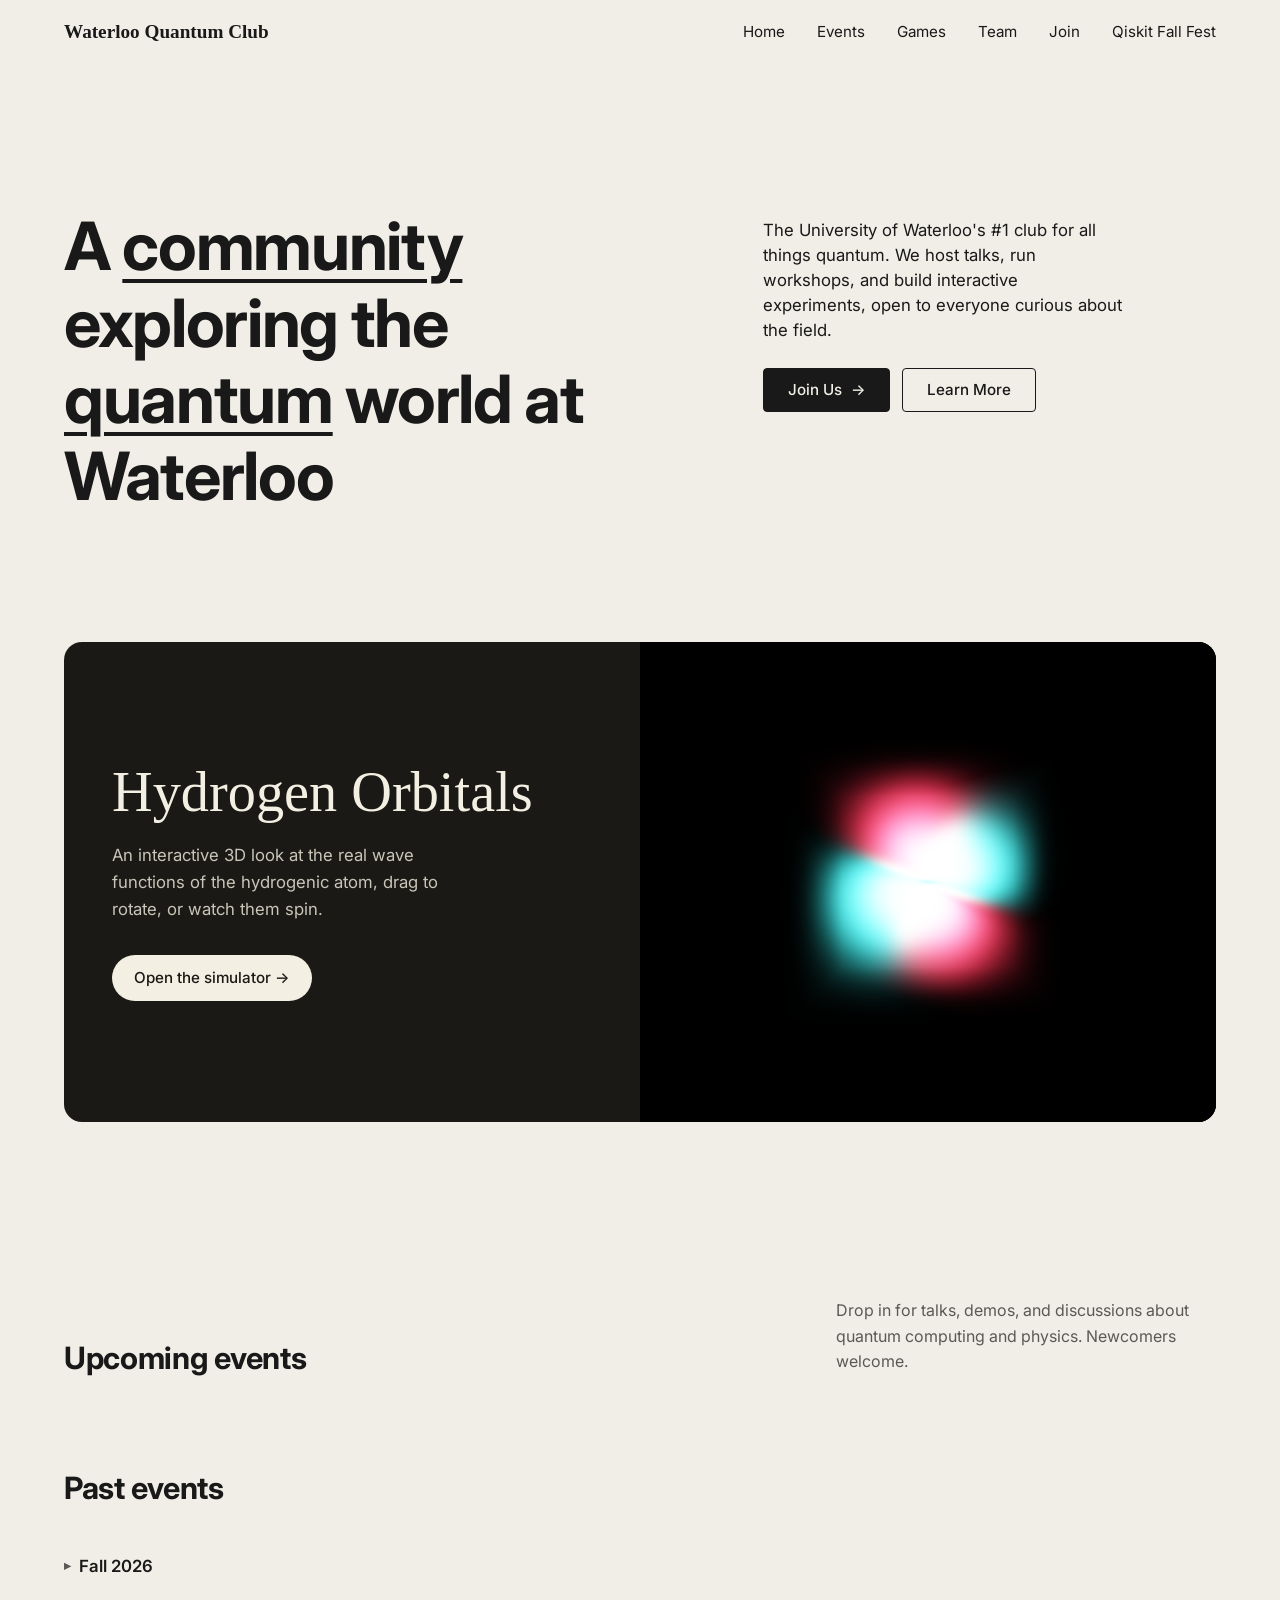
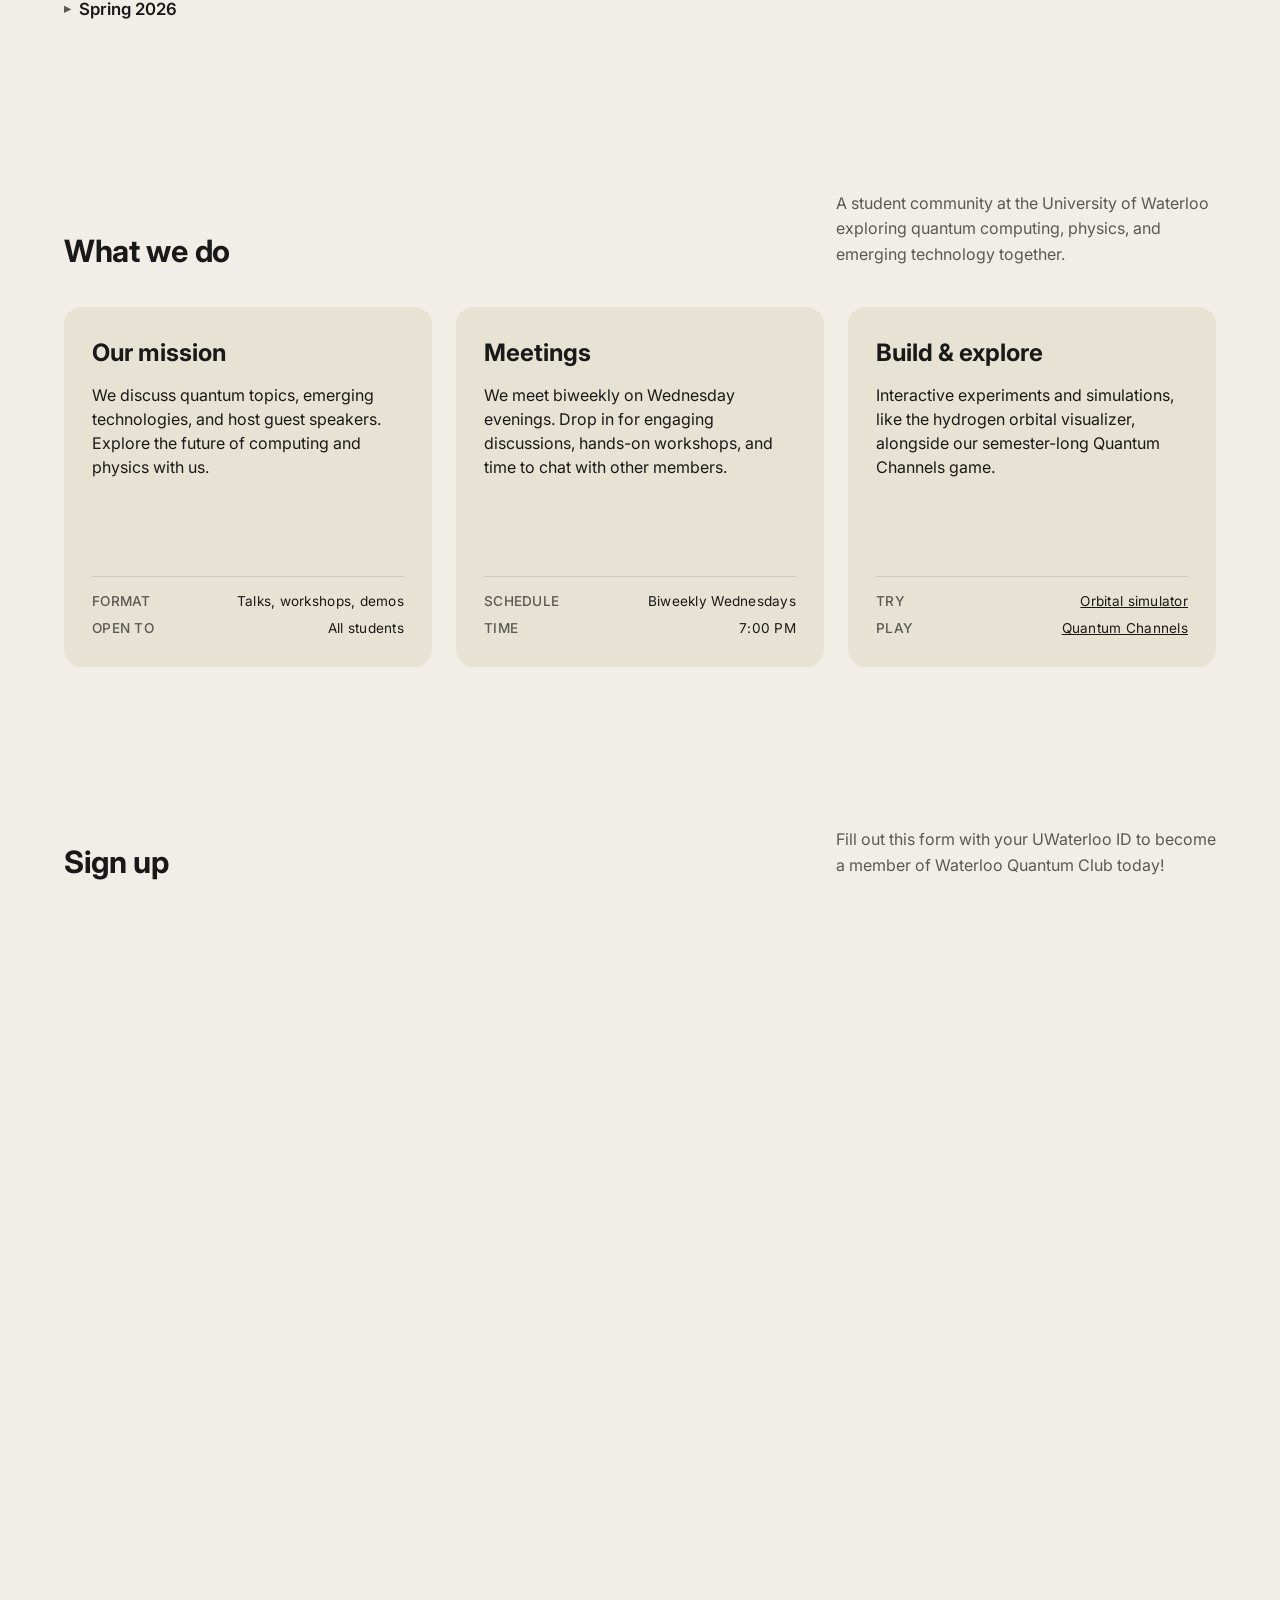
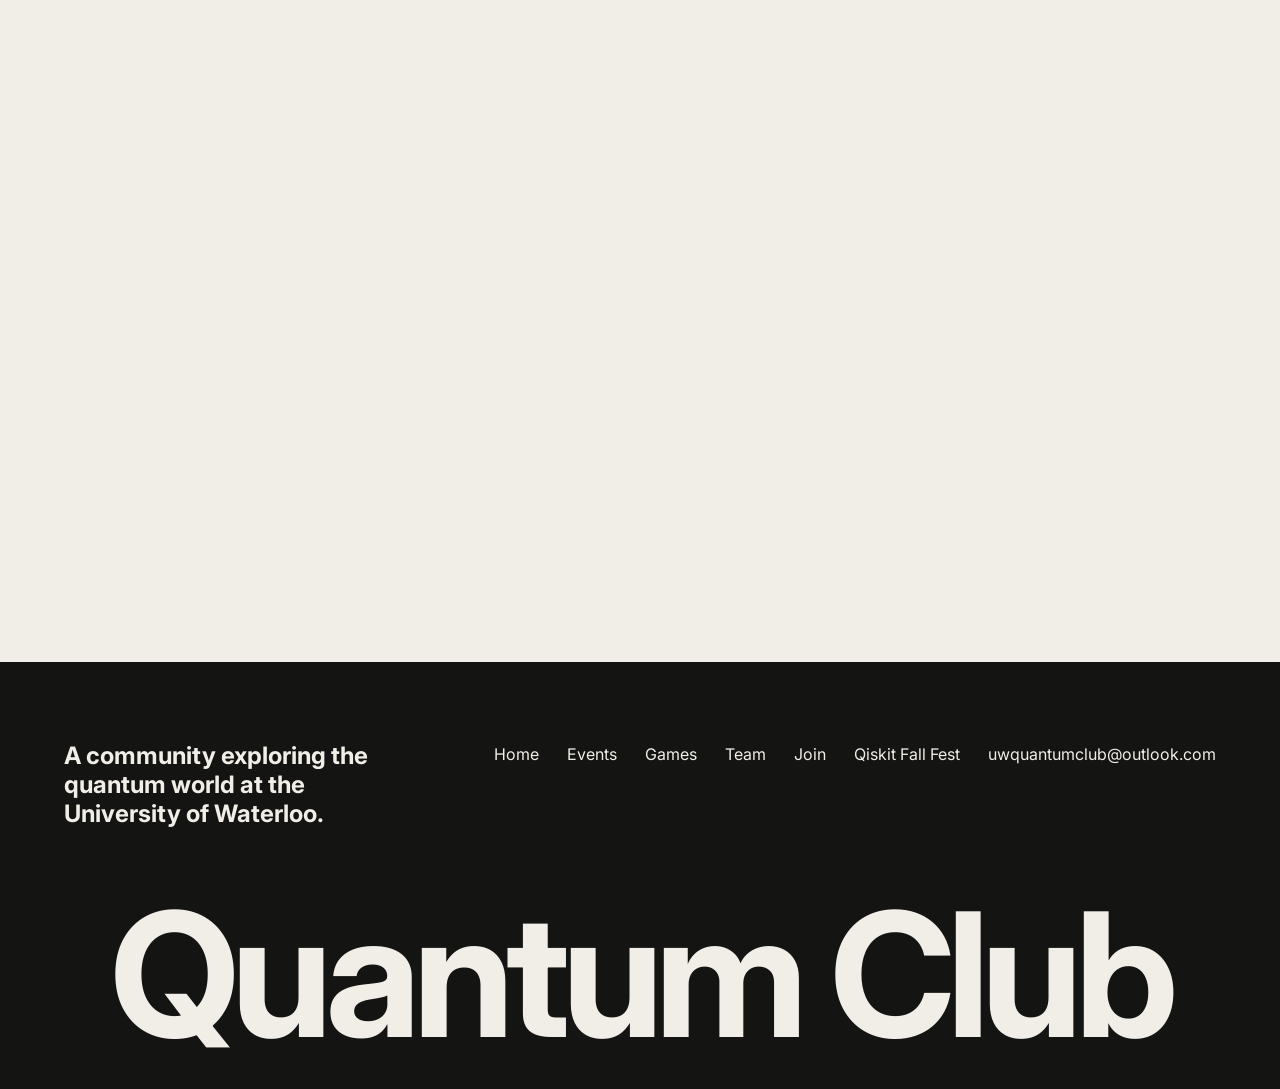
<file: index.html>
<!DOCTYPE html>
<html lang="en">
<head>
    <meta charset="UTF-8">
    <meta name="viewport" content="width=device-width, initial-scale=1.0">
    <title>Waterloo Quantum Club</title>
    <link rel="icon" type="image/png" href="assets/quantumclublogo-modified.png">
    <link rel="apple-touch-icon" href="assets/quantumclublogo-modified.png">
    <meta name="description" content="The University of Waterloo's #1 club for all things quantum.">
    <link rel="preconnect" href="https://fonts.googleapis.com">
    <link rel="preconnect" href="https://fonts.gstatic.com" crossorigin>
    <link href="https://fonts.googleapis.com/css2?family=Playfair+Display:ital,wght@1,600;1,700&family=Georgia:wght@400;700&family=Inter:wght@300;400;500;600&display=swap" rel="stylesheet">
    <link rel="stylesheet" href="styles/style.css">
</head>
<body>
    <nav class="navbar">
      <site-navbar></site-navbar>
    </nav>

    <header class="hero-anth" id="home">
        <h1 class="hero-headline scroll-reveal">
            A <a href="#about" class="ul">community</a> exploring the<br>
            <a href="orbitals.html" class="ul">quantum</a> world at Waterloo
        </h1>
        <div class="hero-summary scroll-reveal">
            <p>
                The University of Waterloo's #1 club for all things quantum. We host talks, run workshops, and build interactive experiments, open to everyone curious about the field.
            </p>
            <div class="hero-actions">
                <a href="https://discord.gg/HZtSWKrqdE" target="_blank" rel="noopener noreferrer" class="hero-btn primary">
                    Join Us <span aria-hidden="true">→</span>
                </a>
                <a href="#about" class="hero-btn outline">Learn More</a>
            </div>
        </div>
    </header>

    <section class="feature-panel scroll-reveal" aria-labelledby="featTitle">
        <div class="feature-panel-content">
            <h2 id="featTitle" class="feature-panel-title">Hydrogen Orbitals</h2>
            <p class="feature-panel-sub">An interactive 3D look at the real wave functions of the hydrogenic atom, drag to rotate, or watch them spin.</p>
            <a href="orbitals.html" class="feature-panel-cta">Open the simulator →</a>
        </div>
        <div class="feature-panel-visual">
            <canvas
                data-orbital="3d_yz"
                data-spin="0.35"
                data-zoom="0.65"
                data-brightness="1.6"
                data-bg="000000"></canvas>
        </div>
    </section>

    <section id="events" class="anth-section scroll-reveal">
        <div class="anth-section-head">
            <h2 class="anth-section-title">Upcoming events</h2>
            <p class="anth-section-sub">Drop in for talks, demos, and discussions about quantum computing and physics. Newcomers welcome.</p>
        </div>
        <div class="anth-card-grid" style="grid-template-columns: repeat(auto-fit, minmax(300px, 380px));">
            
        </div>

        <div class="anth-section-head" style="margin-top: 3.5rem;">
            <h2 class="anth-section-title">Past events</h2>
        </div>

        <details class="term-group">
            <summary>Fall 2026</summary>
            <div class="anth-card-grid" style="grid-template-columns: repeat(auto-fit, minmax(300px, 380px));">
                <article class="anth-card past-event">
                    <h3>Intro to Quantum Computing + Qiskit Night</h3>
                    <p>Meet Waterloo Quantum Club, test your knowledge, and build your first quantum circuit. Watch a quantum demonstration by <a href="https://www.linkedin.com/in/naina-agarwal-99991b219/" target="_blank" rel="noopener noreferrer" style="color:inherit;text-decoration:underline;">Naina Agarwal</a> and learn about the work happening at the IQC.</p>
                    <dl class="meta">
                        <dt>Date</dt><dd>October 1, 2026</dd>
                        <dt>Time</dt><dd>6:00 PM EST</dd>
                        <dt>Location</dt><dd>MC 4020</dd>
                    </dl>
                </article>
                <article class="anth-card past-event">
                <h3>Qiskit Fall Fest</h3>
                <p>Create a project with Qiskit! Learn about quantum programs and software development, and present your creation to a panel of quantum researchers and professionals.</p>
                <dl class="meta">
                    <dt>Date</dt><dd>November 1 - 6, 2026</dd>
                    <dt>Location</dt><dd>Davis Centre</dd>
                </dl>
            </article>
            <article class="anth-card past-event">
                <h3>Quantum Fields Symposium</h3>
                <p>Meet researchers working on quantum software, hardware, and scientific frontiers. Featuring contributed talks, a poster fair, and keynote talks by MIT professor <a href="https://web.mit.edu/aram/www/" target="_blank" rel="noopener noreferrer" style="color:inherit;text-decoration:underline;">Aram Harrow</a> and IQC director <a href="https://uwaterloo.ca/institute-for-quantum-computing/profiles/norbert-lutkenhaus" target="_blank" rel="noopener noreferrer" style="color:inherit;text-decoration:underline;">Norbert Lütkenhaus</a>.</p>
                <dl class="meta">
                    <dt>Date</dt><dd>November 7, 2026</dd>
                    <dt>Time</dt><dd>10:00 AM - 5:00 PM EST</dd>
                    <dt>Location</dt><dd>STC 1012, STC 1001</dd>
                </dl>
            </article>
            </div>
        </details>

        <details class="term-group">
            <summary>Spring 2026</summary>
            <div class="anth-card-grid" style="grid-template-columns: repeat(auto-fit, minmax(300px, 380px));">
                <article class="anth-card past-event">
                    <img src="assets/ucsd-logo.png" alt="UC San Diego logo" class="event-logo">
                    <h3>Guest Talk with Dr. Keming Chen</h3>
                    <p>Guest talk with Dr. Keming Chen from the University of California, San Diego.</p>
                    <dl class="meta">
                        <dt>Date</dt><dd>June 11, 2026</dd>
                        <dt>Time</dt><dd>7:00 PM EST</dd>
                        <dt>Speaker</dt><dd><a href="https://www.eddykemingchen.net/" target="_blank" rel="noopener noreferrer" style="color:inherit;text-decoration:underline;">Dr. Keming Chen</a></dd>
                        <dt>Location</dt><dd>STC 0060 &amp; Teams</dd>
                    </dl>
                </article>
                <article class="anth-card past-event">
                    <img src="assets/ibm-logo.png" alt="IBM logo" class="event-logo">
                    <h3>Path to Quantum Advantage</h3>
                    <p>Guest talk with Sean Wagner from IBM on the path to quantum advantage: where the field is today and what still needs to happen for quantum computers to outperform classical ones on useful problems.</p>
                    <dl class="meta">
                        <dt>Date</dt><dd>June 2, 2026</dd>
                        <dt>Time</dt><dd>6:00 PM EST</dd>
                        <dt>Speaker</dt><dd><a href="https://www.linkedin.com/in/seanjwagner/" target="_blank" rel="noopener noreferrer" style="color:inherit;text-decoration:underline;">Sean Wagner</a></dd>
                        <dt>Location</dt><dd>See Discord</dd>
                    </dl>
                </article>
                <article class="anth-card past-event">
                    <h3>First Meeting of Spring 2026</h3>
                    <p>Kick off the term with us, meet the executive team, hear what's on the calendar this semester, and find out about upcoming workshops and guest talks.</p>
                    <dl class="meta">
                        <dt>Date</dt><dd>May 20, 2026</dd>
                        <dt>Day</dt><dd>Wednesday</dd>
                        <dt>Location</dt><dd>See Discord</dd>
                    </dl>
                </article>
            </div>
        </details>

    </section>

    <section id="about" class="anth-section scroll-reveal">
        <div class="anth-section-head">
            <h2 class="anth-section-title">What we do</h2>
            <p class="anth-section-sub">A student community at the University of Waterloo exploring quantum computing, physics, and emerging technology together.</p>
        </div>
        <div class="anth-card-grid">
            <article class="anth-card">
                <h3>Our mission</h3>
                <p>We discuss quantum topics, emerging technologies, and host guest speakers. Explore the future of computing and physics with us.</p>
                <dl class="meta">
                    <dt>Format</dt><dd>Talks, workshops, demos</dd>
                    <dt>Open to</dt><dd>All students</dd>
                </dl>
            </article>
            <article class="anth-card">
                <h3>Meetings</h3>
                <p>We meet biweekly on Wednesday evenings. Drop in for engaging discussions, hands-on workshops, and time to chat with other members.</p>
                <dl class="meta">
                    <dt>Schedule</dt><dd>Biweekly Wednesdays</dd>
                    <dt>Time</dt><dd>7:00 PM</dd>
                </dl>
            </article>
            <article class="anth-card">
                <h3>Build & explore</h3>
                <p>Interactive experiments and simulations, like the hydrogen orbital visualizer, alongside our semester-long Quantum Channels game.</p>
                <dl class="meta">
                    <dt>Try</dt><dd><a href="orbitals.html" style="color:inherit;text-decoration:underline;">Orbital simulator</a></dd>
                    <dt>Play</dt><dd><a href="game.html" style="color:inherit;text-decoration:underline;">Quantum Channels</a></dd>
                </dl>
            </article>
        </div>
    </section>

    <section id="form" class="anth-section scroll-reveal">
        <div class="anth-section-head">
            <h2 class="anth-section-title">Sign up</h2>
            <p class="anth-section-sub">Fill out this form with your UWaterloo ID to become a member of Waterloo Quantum Club today!</p>
        </div>
        <div class="form-frame">
            <div class="form-div">
                <iframe width="100%" height="100%" frameborder="0" marginheight="0" marginwidth="0" scrolling="no" style="border: none; display: block; height: 1200px;" src="https://forms.cloud.microsoft/Pages/ResponsePage.aspx?id=h1o6cprzIkqSRz_CQMATlkoiG5IWDpRNtYx1hGltnO1UNThRQTJaS01RQkE0OURWOVVQTE5URjBPSS4u&embed=true" frameborder="0" marginwidth="0" marginheight="0" style="border: none; max-width:100%; max-height:100vh" allowfullscreen webkitallowfullscreen mozallowfullscreen msallowfullscreen> </iframe>
            </div>
        </div>
    </section>



    <footer class="site-footer">
      <site-footer></site-footer>
    </footer>

    <script src="scripts/site-components.js"></script>

    <script src="scripts/script.js"></script>
    <script src="scripts/orbitals.js"></script>
</body>
</html>
</file>
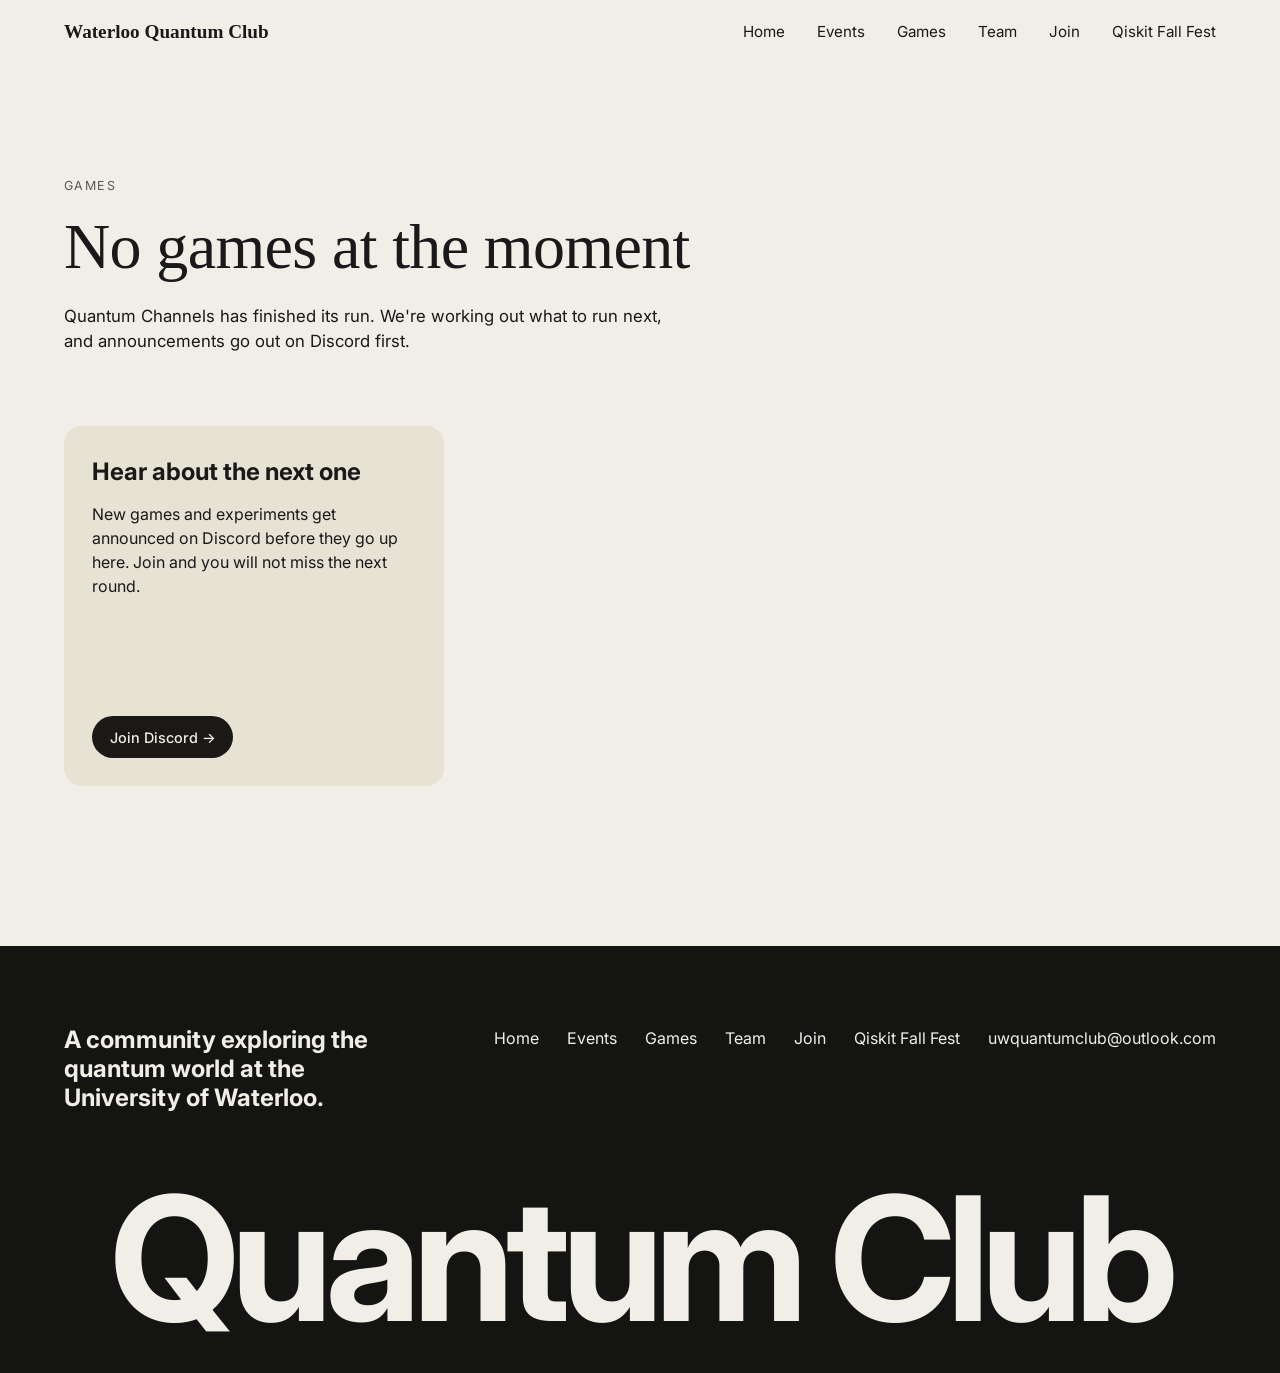
<file: game.html>
<!DOCTYPE html>
<html lang="en">
<head>
    <meta charset="UTF-8">
    <meta name="viewport" content="width=device-width, initial-scale=1.0">
    <title>Games, Waterloo Quantum Club</title>
    <link rel="icon" type="image/png" href="assets/quantumclublogo-modified.png">
    <link rel="apple-touch-icon" href="assets/quantumclublogo-modified.png">
    <meta name="description" content="Games run by the Waterloo Quantum Club. Nothing running right now, new games are announced on Discord first.">
    <link rel="preconnect" href="https://fonts.googleapis.com">
    <link rel="preconnect" href="https://fonts.gstatic.com" crossorigin>
    <link href="https://fonts.googleapis.com/css2?family=Inter:wght@300;400;500;600;700&display=swap" rel="stylesheet">
    <link rel="stylesheet" href="styles/style.css">
    <link rel="stylesheet" href="styles/game.css">
</head>
<body>
    <nav class="navbar">
      <site-navbar></site-navbar>
    </nav>

    <header class="page-hero">
        <p class="qc-eyebrow">Games</p>
        <h1 class="page-hero-title">No games at the moment</h1>
        <p class="page-hero-sub">
            Quantum Channels has finished its run. We're working out what to run next, and announcements go out on Discord first.
        </p>
    </header>

    <section class="page-section">
        <div class="anth-card-grid" style="grid-template-columns: repeat(auto-fit, minmax(300px, 380px));">
            <article class="anth-card">
                <h3>Hear about the next one</h3>
                <p>New games and experiments get announced on Discord before they go up here. Join and you will not miss the next round.</p>
                <a href="https://discord.gg/HZtSWKrqdE" target="_blank" rel="noopener noreferrer" class="card-btn">Join Discord &rarr;</a>
            </article>
        </div>
    </section>

    <footer class="site-footer">
      <site-footer></site-footer>
    </footer>

    <script src="scripts/site-components.js"></script>

    <script src="scripts/script.js"></script>
</body>
</html>
</file>
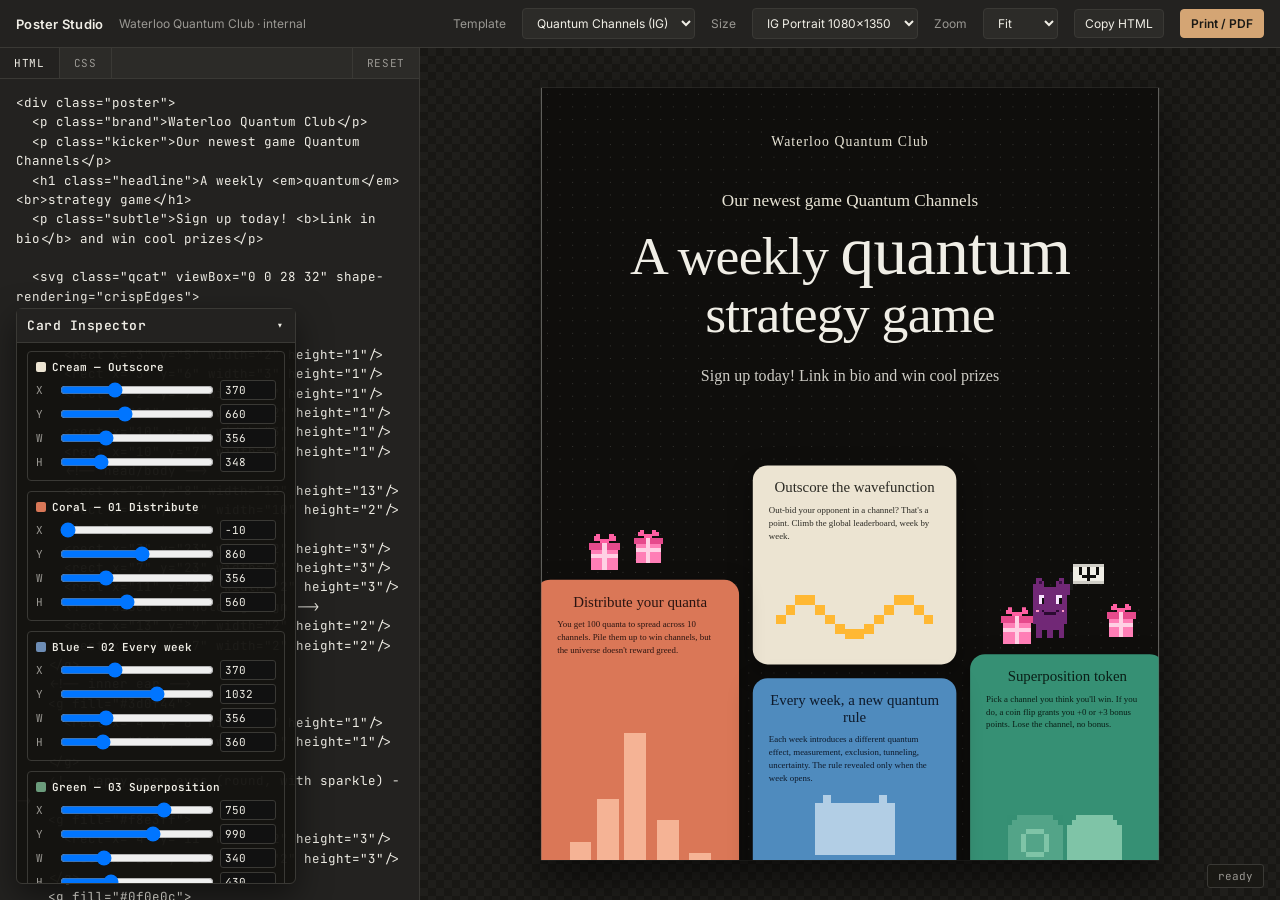
<file: posters.html>
<!DOCTYPE html>
<html lang="en">
<head>
    <meta charset="UTF-8">
    <meta name="viewport" content="width=device-width, initial-scale=1.0">
    <title>Poster Studio · WQC</title>
    <meta name="robots" content="noindex, nofollow">
    <link rel="icon" type="image/png" href="assets/quantumclublogo-modified.png">
    <link rel="preconnect" href="https://fonts.googleapis.com">
    <link rel="preconnect" href="https://fonts.gstatic.com" crossorigin>
    <link href="https://fonts.googleapis.com/css2?family=Playfair+Display:ital,wght@0,500;0,700;1,600;1,700&family=Inter:wght@300;400;500;600;700&family=JetBrains+Mono:wght@400;500&display=swap" rel="stylesheet">
    <style>
        :root {
            --bg: #1a1915;
            --panel: #232220;
            --panel-2: #2c2b28;
            --border: #3a3935;
            --text: #f0eee6;
            --muted: #9a9893;
            --accent: #d4a574;
        }
        * { margin: 0; padding: 0; box-sizing: border-box; }
        html, body { height: 100%; }
        body {
            font-family: 'Inter', sans-serif;
            background: var(--bg);
            color: var(--text);
            overflow: hidden;
        }
        .app {
            display: grid;
            grid-template-columns: 420px 1fr;
            grid-template-rows: 48px 1fr;
            height: 100vh;
        }
        header {
            grid-column: 1 / -1;
            display: flex;
            align-items: center;
            gap: 16px;
            padding: 0 16px;
            background: var(--panel);
            border-bottom: 1px solid var(--border);
            font-size: 13px;
        }
        header .title { font-weight: 600; letter-spacing: 0.02em; }
        header .muted { color: var(--muted); font-size: 12px; }
        header .spacer { flex: 1; }
        header select, header button {
            background: var(--panel-2);
            color: var(--text);
            border: 1px solid var(--border);
            padding: 6px 10px;
            border-radius: 4px;
            font-size: 12px;
            font-family: inherit;
            cursor: pointer;
        }
        header button:hover, header select:hover { border-color: var(--accent); }
        header button.primary { background: var(--accent); color: #1a1915; border-color: var(--accent); font-weight: 600; }

        .editor {
            background: var(--panel);
            border-right: 1px solid var(--border);
            display: flex;
            flex-direction: column;
            min-height: 0;
        }
        .editor-tabs {
            display: flex;
            border-bottom: 1px solid var(--border);
            background: var(--panel-2);
        }
        .editor-tabs button {
            background: transparent;
            color: var(--muted);
            border: none;
            border-right: 1px solid var(--border);
            padding: 8px 14px;
            font-size: 11px;
            font-family: 'JetBrains Mono', monospace;
            text-transform: uppercase;
            letter-spacing: 0.06em;
            cursor: pointer;
        }
        .editor-tabs button.active { color: var(--text); background: var(--panel); }
        .editor-tabs .right { margin-left: auto; display: flex; }
        .editor-tabs .right button { border-right: none; border-left: 1px solid var(--border); }
        .editor textarea {
            flex: 1;
            background: var(--panel);
            color: var(--text);
            border: none;
            outline: none;
            padding: 14px 16px;
            font-family: 'JetBrains Mono', monospace;
            font-size: 12.5px;
            line-height: 1.55;
            resize: none;
            tab-size: 2;
        }
        .editor textarea[hidden] { display: none; }

        .stage {
            background:
                linear-gradient(45deg, #1f1e1b 25%, transparent 25%),
                linear-gradient(-45deg, #1f1e1b 25%, transparent 25%),
                linear-gradient(45deg, transparent 75%, #1f1e1b 75%),
                linear-gradient(-45deg, transparent 75%, #1f1e1b 75%);
            background-size: 16px 16px;
            background-position: 0 0, 0 8px, 8px -8px, -8px 0;
            background-color: #181714;
            overflow: auto;
            display: flex;
            align-items: center;
            justify-content: center;
            padding: 40px;
        }
        .frame-wrap {
            box-shadow: 0 30px 80px rgba(0,0,0,0.6), 0 0 0 1px var(--border);
            background: #fff;
            transform-origin: center center;
        }
        iframe.preview {
            border: none;
            display: block;
            background: #fff;
        }

        .status {
            position: fixed;
            bottom: 12px;
            right: 16px;
            font-size: 11px;
            color: var(--muted);
            font-family: 'JetBrains Mono', monospace;
            background: rgba(26,25,21,0.85);
            padding: 4px 10px;
            border-radius: 3px;
            border: 1px solid var(--border);
        }

        .inspector {
            position: fixed;
            left: 16px;
            bottom: 16px;
            width: 280px;
            background: rgba(20,19,16,0.96);
            border: 1px solid var(--border);
            border-radius: 6px;
            font-family: 'JetBrains Mono', monospace;
            font-size: 11px;
            color: var(--fg);
            z-index: 50;
            box-shadow: 0 12px 32px rgba(0,0,0,0.5);
        }
        .inspector header {
            display: flex; align-items: center; justify-content: space-between;
            padding: 8px 10px; border-bottom: 1px solid var(--border);
            cursor: pointer; user-select: none;
        }
        .inspector header span { font-weight: 600; letter-spacing: 0.04em; }
        .inspector .body { padding: 8px 10px 10px; max-height: 60vh; overflow: auto; }
        .inspector.collapsed .body { display: none; }
        .insp-card { margin-bottom: 10px; padding: 8px; border: 1px solid var(--border); border-radius: 4px; }
        .insp-card .name { display: flex; align-items: center; gap: 6px; margin-bottom: 6px; font-weight: 600; }
        .insp-card .swatch { width: 10px; height: 10px; border-radius: 2px; display: inline-block; }
        .insp-row { display: grid; grid-template-columns: 18px 1fr 56px; gap: 6px; align-items: center; margin-top: 4px; }
        .insp-row label { color: var(--muted); }
        .insp-row input[type=range] { width: 100%; }
        .insp-row input[type=number] {
            background: #111; color: var(--fg); border: 1px solid var(--border);
            border-radius: 3px; padding: 2px 4px; font: inherit; width: 100%;
        }
        .insp-actions { display: flex; gap: 6px; margin-top: 4px; }
        .insp-actions button {
            flex: 1; background: #222; color: var(--fg); border: 1px solid var(--border);
            border-radius: 3px; padding: 4px 6px; font: inherit; cursor: pointer;
        }
        .insp-actions button:hover { background: #2c2b27; }

        @media (max-width: 900px) {
            .app { grid-template-columns: 1fr; grid-template-rows: 48px 40vh 1fr; }
            .editor { border-right: none; border-bottom: 1px solid var(--border); }
        }
    </style>
</head>
<body>
    <div class="app">
        <header>
            <span class="title">Poster Studio</span>
            <span class="muted">Waterloo Quantum Club · internal</span>
            <span class="spacer"></span>
            <label class="muted" for="template">Template</label>
            <select id="template">
                <option value="blank">Blank</option>
                <option value="channels" selected>Quantum Channels (IG)</option>
                <option value="event">Event — Dark</option>
                <option value="event-light">Event — Light</option>
                <option value="talk">Talk / Speaker</option>
                <option value="guesttalk">Guest Talk — Card</option>
                <option value="workshop">Workshop</option>
                <option value="recruit">Recruitment</option>
            </select>
            <label class="muted" for="size">Size</label>
            <select id="size">
                <option value="igportrait" selected>IG Portrait 1080×1350</option>
                <option value="letter">Letter 8.5×11"</option>
                <option value="tabloid">Tabloid 11×17"</option>
                <option value="a4">A4 210×297mm</option>
                <option value="a3">A3 297×420mm</option>
                <option value="square">Square 1080×1080</option>
                <option value="igportrait">IG Portrait 1080×1350</option>
                <option value="story">Story 1080×1920</option>
            </select>
            <label class="muted" for="zoom">Zoom</label>
            <select id="zoom">
                <option value="fit" selected>Fit</option>
                <option value="0.25">25%</option>
                <option value="0.5">50%</option>
                <option value="0.75">75%</option>
                <option value="1">100%</option>
            </select>
            <button id="copyBtn" title="Copy HTML to clipboard">Copy HTML</button>
            <button id="printBtn" class="primary" title="Print or Save as PDF">Print / PDF</button>
        </header>

        <section class="editor">
            <div class="editor-tabs">
                <button data-tab="html" class="active">HTML</button>
                <button data-tab="css">CSS</button>
                <div class="right">
                    <button id="resetBtn" title="Reload current template">Reset</button>
                </div>
            </div>
            <textarea id="html" spellcheck="false"></textarea>
            <textarea id="css" spellcheck="false" hidden></textarea>
        </section>

        <section class="stage" id="stage">
            <div class="frame-wrap" id="frameWrap">
                <iframe class="preview" id="preview" title="Poster preview"></iframe>
            </div>
        </section>
    </div>
    <div class="status" id="status">ready</div>

    <aside class="inspector" id="inspector" hidden>
        <header id="inspToggle"><span>Card Inspector</span><span id="inspChevron">▾</span></header>
        <div class="body" id="inspBody"></div>
    </aside>

<script>
(() => {
    const SIZES = {
        letter:  { w:  816, h: 1056, css: '8.5in 11in'    },
        tabloid: { w: 1056, h: 1632, css: '11in 17in'     },
        a4:      { w:  794, h: 1123, css: '210mm 297mm'   },
        a3:      { w: 1123, h: 1587, css: '297mm 420mm'   },
        square:     { w: 1080, h: 1080, css: '1080px 1080px' },
        igportrait: { w: 1080, h: 1350, css: '1080px 1350px' },
        story:      { w: 1080, h: 1920, css: '1080px 1920px' },
    };

    const BASE_CSS = `
@import url('https://fonts.googleapis.com/css2?family=Inter:wght@300;400;500;600;700&display=swap');
@font-face {
  font-family: 'Anthropic Serif';
  src: url('https://cdn.prod.website-files.com/67ce28cfec624e2b733f8a52/69971a1551eb6cda0d656e8a_AnthropicSerif-Roman-Web.woff2') format('woff2');
  font-weight: 300 800;
  font-style: normal;
  font-display: swap;
}
@font-face {
  font-family: 'Anthropic Serif';
  src: url('https://cdn.prod.website-files.com/67ce28cfec624e2b733f8a52/69971a15a9fb8c1107a3570e_AnthropicSerif-Italic-Web.woff2') format('woff2');
  font-weight: 300 800;
  font-style: italic;
  font-display: swap;
}
* { margin: 0; padding: 0; box-sizing: border-box; }
html, body { width: 100%; height: 100%; }
body {
  font-family: 'Anthropic Serif', Georgia, serif;
  font-weight: 400;
  color: #191919;
  background: #f0eee6;
}
.poster {
  width: 100%;
  height: 100%;
  padding: 64px;
  display: flex;
  flex-direction: column;
  position: relative;
  overflow: hidden;
}
h1, h2, h3 { font-family: 'Anthropic Serif', Georgia, serif; font-weight: 400; line-height: 1.05; }
em { font-style: italic; }
a { color: inherit; }
`;

    const TEMPLATES = {
        blank: {
            css: '',
            html: `<div class="poster">\n  <h1>Your poster</h1>\n  <p>Start editing on the left.</p>\n</div>`,
        },
        channels: {
            css: `
.poster {
  background:
    radial-gradient(circle, rgba(240,238,230,0.18) 1px, transparent 1.4px) 0 0 / 22px 22px,
    #0f0e0c;
  color: #f0eee6;
  padding: 80px 60px 0;
  overflow: hidden;
  font-family: 'Anthropic Serif', Georgia, serif;
  font-weight: 400;
}
.brand {
  text-align: center;
  font-weight: 400;
  font-size: 24px;
  letter-spacing: 0.08em;
  color: #e8e4d6;
}
.kicker {
  text-align: center;
  font-weight: 400;
  font-size: 30px;
  color: #e8e4d6;
  margin-top: 72px;
}
.headline {
  text-align: center;
  font-weight: 400;
  font-size: 94px;
  line-height: 1.02;
  letter-spacing: -0.015em;
  margin-top: 14px;
}
.headline em { font-style: normal; font-weight: 400; font-size: 1.25em; }
.subtle {
  text-align: center;
  font-weight: 400;
  font-size: 28px;
  color: #cfcdc6;
  margin-top: 44px;
}
.subtle b { font-weight: 400; }

.cards {
  position: absolute;
  inset: 0;
  pointer-events: none;
}
.card {
  position: absolute;
  border-radius: 26px;
  display: flex;
  flex-direction: column;
  box-shadow: 0 12px 40px rgba(0,0,0,0.35);
  font-family: 'Anthropic Serif', Georgia, serif;
  font-weight: 400;
  overflow: hidden;
}
/* Staggered cascade: coral bleeds left, cream+blue stacked in middle,
   green sits low-right. 24px gap between adjacent cards. */
.card.left   { left: -10px; top: 860px;  width: 356px; height: 560px; padding: 24px 28px 24px 38px; }
.card.center { left: 370px; top: 660px;  width: 356px; height: 348px; padding: 24px 28px; }
.card.below  { left: 370px; top: 1032px; width: 356px; height: 360px; padding: 24px 28px; }
.card.right  { left: 750px; top: 990px;  width: 340px; height: 430px; padding: 24px 28px; }
.card .num {
  font-size: 13px;
  letter-spacing: 0.06em;
  opacity: 0.75;
  margin-bottom: 14px;
}
.card h3 {
  font-weight: 400;
  font-size: 26px;
  line-height: 1.12;
  margin-bottom: 14px;
  text-align: center;
}
.card p strong { font-weight: 400; }
.card p {
  font-size: 15.5px;
  line-height: 1.45;
}
.card .art {
  margin-top: auto;
  margin-bottom: 20px;
  padding-top: 8px;
  height: 120px;
  display: flex;
  align-items: flex-end;
  justify-content: center;
}
.card .art svg { width: 92%; max-width: 92%; height: 100%; image-rendering: pixelated; }
.card .art svg { width: 100%; height: 100%; }
.card .art rect, .card .art path, .card .art circle { fill: currentColor; }
.card .art path { fill: none; stroke: currentColor; stroke-width: 2; }

.c-coral { background: #da7757; color: #2a1410; }
.c-blue  { background: #4f8bbe; color: #0e1a2b; }
.c-green { background: #369074; color: #0a1f17; }
.c-cream { background: #ece4d2; color: #2b2a24; }

/* Pixel art uses a lighter shade of the card background (or darker on cream) */
.c-coral .art { color: #f5b395; }
.c-blue  .art { color: #b2cee5; }
.c-green .art { color: #7fc4a7; }
.c-cream .art { color: #ffb833; }

/* Coral bar chart fills the space below the text */
.card.left .art { height: 320px; }

.c-blue .art circle { fill: none; stroke: currentColor; stroke-width: 2; }
.c-green .art circle { fill: none; stroke: currentColor; stroke-width: 1.5; }

/* Pixel Schrödinger cat holding a Ψ sign */
.qcat {
  position: absolute;
  left: 850px;
  top: 830px;
  width: 140px;
  height: 164px;
  image-rendering: pixelated;
  animation: qcat-bob 1.6s ease-in-out infinite;
  z-index: 4;
}
.qcat .sign-group {
  transform-origin: 17px 11px;
  animation: qcat-wave 1.4s ease-in-out infinite;
}
@keyframes qcat-bob {
  0%, 100% { transform: translateY(0); }
  50%      { transform: translateY(-5px); }
}
@keyframes qcat-wave {
  0%, 100% { transform: rotate(-5deg); }
  50%      { transform: rotate(5deg); }
}

/* Pink pixel gift boxes perched on top of each card */
.qgift {
  position: absolute;
  width: 64px;
  height: 72px;
  image-rendering: pixelated;
  z-index: 5;
  animation: qgift-bob 2s ease-in-out infinite;
}
/* Two pixel gifts perched on the top edge of the coral card (left) */
.qgift.g1 { left: 80px;  top: 780px; width: 62px; height: 70px; --tilt: -10deg; animation-delay: 0s;   }
.qgift.g2 { left: 158px; top: 772px; width: 58px; height: 66px; --tilt: 8deg;   animation-delay: 0.3s; }
/* Two pixel gifts perched on the top edge of the green card (right) */
.qgift.g5 { left: 800px; top: 908px; width: 64px; height: 72px; --tilt: -8deg;  animation-delay: 0.15s; }
.qgift.g6 { left: 985px; top: 902px; width: 58px; height: 66px; --tilt: 10deg;  animation-delay: 0.45s; }
@keyframes qgift-bob {
  0%, 100% { transform: translateY(0)   rotate(calc(var(--tilt, 0deg) - 4deg)); }
  50%      { transform: translateY(-7px) rotate(calc(var(--tilt, 0deg) + 4deg)); }
}
`,
            html: `<div class="poster">
  <p class="brand">Waterloo Quantum Club</p>
  <p class="kicker">Our newest game Quantum Channels</p>
  <h1 class="headline">A weekly <em>quantum</em><br>strategy game</h1>
  <p class="subtle">Sign up today! <b>Link in bio</b> and win cool prizes</p>

  <svg class="qcat" viewBox="0 0 28 32" shape-rendering="crispEdges">
    <!-- ears -->
    <g fill="#712876">
      <rect x="3" y="5" width="2" height="1"/>
      <rect x="3" y="6" width="3" height="1"/>
      <rect x="2" y="7" width="4" height="1"/>
      <rect x="11" y="5" width="2" height="1"/>
      <rect x="10" y="6" width="3" height="1"/>
      <rect x="10" y="7" width="4" height="1"/>
      <!-- head/body -->
      <rect x="2" y="8" width="12" height="13"/>
      <rect x="3" y="21" width="10" height="2"/>
      <!-- legs -->
      <rect x="3" y="23" width="2" height="3"/>
      <rect x="7" y="23" width="2" height="3"/>
      <rect x="11" y="23" width="2" height="3"/>
      <!-- raised arm holding sign -->
      <rect x="13" y="9" width="2" height="2"/>
      <rect x="14" y="7" width="2" height="2"/>
    </g>
    <!-- inner ear -->
    <g fill="#3d0f44">
      <rect x="4" y="6" width="1" height="1"/>
      <rect x="11" y="6" width="1" height="1"/>
    </g>
    <!-- happy open eyes (round, with sparkle) -->
    <g fill="#f8e3ff">
      <rect x="4" y="11" width="2" height="3"/>
      <rect x="10" y="11" width="2" height="3"/>
    </g>
    <g fill="#0f0e0c">
      <rect x="5" y="12" width="1" height="2"/>
      <rect x="11" y="12" width="1" height="2"/>
    </g>
    <!-- big happy smile -->
    <g fill="#2a0a30">
      <rect x="5" y="16" width="1" height="1"/>
      <rect x="6" y="17" width="4" height="1"/>
      <rect x="10" y="16" width="1" height="1"/>
      <!-- rosy cheeks -->
      <rect x="3" y="16" width="1" height="1" fill="#ff9ec7"/>
      <rect x="12" y="16" width="1" height="1" fill="#ff9ec7"/>
    </g>
    <!-- sign group: pole + placard with Ψ -->
    <g class="sign-group">
      <rect x="15" y="3" width="1" height="6" fill="#1a1a1a"/>
      <rect x="16" y="0" width="11" height="7" fill="#f0eee6"/>
      <rect x="16" y="0" width="11" height="1" fill="#cfcdc6"/>
      <rect x="16" y="6" width="11" height="1" fill="#cfcdc6"/>
      <!-- Ψ glyph in pixels -->
      <g fill="#0f0e0c">
        <rect x="18" y="1" width="1" height="3"/>
        <rect x="21" y="1" width="1" height="4"/>
        <rect x="24" y="1" width="1" height="3"/>
        <rect x="19" y="4" width="2" height="1"/>
        <rect x="22" y="4" width="2" height="1"/>
        <rect x="21" y="5" width="1" height="1"/>
      </g>
    </g>
  </svg>

  <div class="cards">
    <div class="card c-cream center">
      <h3>Outscore the wavefunction</h3>
      <p>Out-bid your opponent in a channel? That's a point. Climb the global leaderboard, week by week.</p>
      <div class="art">
        <svg viewBox="0 0 32 10" shape-rendering="crispEdges" preserveAspectRatio="xMidYMax meet">
          <g fill="currentColor">
            <rect x="0"  y="5" width="2" height="2"/>
            <rect x="2"  y="3" width="2" height="2"/>
            <rect x="4"  y="1" width="2" height="2"/>
            <rect x="6"  y="1" width="2" height="2"/>
            <rect x="8"  y="3" width="2" height="2"/>
            <rect x="10" y="5" width="2" height="2"/>
            <rect x="12" y="7" width="2" height="2"/>
            <rect x="14" y="8" width="2" height="2"/>
            <rect x="16" y="8" width="2" height="2"/>
            <rect x="18" y="7" width="2" height="2"/>
            <rect x="20" y="5" width="2" height="2"/>
            <rect x="22" y="3" width="2" height="2"/>
            <rect x="24" y="1" width="2" height="2"/>
            <rect x="26" y="1" width="2" height="2"/>
            <rect x="28" y="3" width="2" height="2"/>
            <rect x="30" y="5" width="2" height="2"/>
          </g>
        </svg>
      </div>
    </div>

    <div class="card c-coral left">
      <h3>Distribute your quanta</h3>
      <p>You get 100 quanta to spread across 10 channels. Pile them up to win channels, but the universe doesn't reward greed.</p>
      <div class="art">
        <!-- tall pixel chip stacks filling the coral card -->
        <svg viewBox="0 0 28 26" shape-rendering="crispEdges" preserveAspectRatio="xMidYMax meet">
          <g fill="currentColor">
            <rect x="1"  y="20" width="4" height="2"/><rect x="1"  y="22" width="4" height="2"/><rect x="1"  y="24" width="4" height="2"/>
            <rect x="6"  y="12" width="4" height="2"/><rect x="6"  y="14" width="4" height="2"/><rect x="6"  y="16" width="4" height="2"/><rect x="6"  y="18" width="4" height="2"/><rect x="6"  y="20" width="4" height="2"/><rect x="6"  y="22" width="4" height="2"/><rect x="6"  y="24" width="4" height="2"/>
            <rect x="11" y="0"  width="4" height="2"/><rect x="11" y="2"  width="4" height="2"/><rect x="11" y="4"  width="4" height="2"/><rect x="11" y="6"  width="4" height="2"/><rect x="11" y="8"  width="4" height="2"/><rect x="11" y="10" width="4" height="2"/><rect x="11" y="12" width="4" height="2"/><rect x="11" y="14" width="4" height="2"/><rect x="11" y="16" width="4" height="2"/><rect x="11" y="18" width="4" height="2"/><rect x="11" y="20" width="4" height="2"/><rect x="11" y="22" width="4" height="2"/><rect x="11" y="24" width="4" height="2"/>
            <rect x="17" y="16" width="4" height="2"/><rect x="17" y="18" width="4" height="2"/><rect x="17" y="20" width="4" height="2"/><rect x="17" y="22" width="4" height="2"/><rect x="17" y="24" width="4" height="2"/>
            <rect x="23" y="22" width="4" height="2"/><rect x="23" y="24" width="4" height="2"/>
          </g>
          <g fill="#da7757">
            <rect x="1"  y="21" width="4" height="1"/><rect x="1"  y="23" width="4" height="1"/>
            <rect x="6"  y="13" width="4" height="1"/><rect x="6"  y="15" width="4" height="1"/><rect x="6"  y="17" width="4" height="1"/><rect x="6"  y="19" width="4" height="1"/><rect x="6"  y="21" width="4" height="1"/><rect x="6"  y="23" width="4" height="1"/>
            <rect x="11" y="1"  width="4" height="1"/><rect x="11" y="3"  width="4" height="1"/><rect x="11" y="5"  width="4" height="1"/><rect x="11" y="7"  width="4" height="1"/><rect x="11" y="9"  width="4" height="1"/><rect x="11" y="11" width="4" height="1"/><rect x="11" y="13" width="4" height="1"/><rect x="11" y="15" width="4" height="1"/><rect x="11" y="17" width="4" height="1"/><rect x="11" y="19" width="4" height="1"/><rect x="11" y="21" width="4" height="1"/><rect x="11" y="23" width="4" height="1"/>
            <rect x="17" y="17" width="4" height="1"/><rect x="17" y="19" width="4" height="1"/><rect x="17" y="21" width="4" height="1"/><rect x="17" y="23" width="4" height="1"/>
            <rect x="23" y="23" width="4" height="1"/>
          </g>
          <g fill="#2a1410">
            <rect x="1"  y="20" width="4" height="1"/>
            <rect x="6"  y="12" width="4" height="1"/>
            <rect x="11" y="0"  width="4" height="1"/>
            <rect x="17" y="16" width="4" height="1"/>
            <rect x="23" y="22" width="4" height="1"/>
          </g>
        </svg>
      </div>
    </div>

    <div class="card c-green right">
      <h3>Superposition token</h3>
      <p>Pick a channel you think you'll win. If you do, a coin flip grants you <strong>+0</strong> or <strong>+3</strong> bonus points. Lose the channel, no bonus.</p>
      <div class="art">
        <svg viewBox="0 0 28 14" shape-rendering="crispEdges" preserveAspectRatio="xMidYMax meet">
          <!-- coin 1 (faded, |0>) -->
          <g fill="currentColor" opacity="0.4">
            <rect x="2" y="2" width="10" height="10"/>
            <rect x="1" y="3" width="1" height="8"/>
            <rect x="12" y="3" width="1" height="8"/>
            <rect x="3" y="1" width="8" height="1"/>
            <rect x="3" y="12" width="8" height="1"/>
          </g>
          <g fill="#0a1f17">
            <rect x="5" y="4" width="4" height="1"/>
            <rect x="5" y="9" width="4" height="1"/>
            <rect x="4" y="5" width="1" height="4"/>
            <rect x="9" y="5" width="1" height="4"/>
          </g>
          <!-- coin 2 (front, |1>) -->
          <g fill="currentColor">
            <rect x="15" y="2" width="10" height="10"/>
            <rect x="14" y="3" width="1" height="8"/>
            <rect x="25" y="3" width="1" height="8"/>
            <rect x="16" y="1" width="8" height="1"/>
            <rect x="16" y="12" width="8" height="1"/>
          </g>
          <g fill="#0a1f17">
            <rect x="19" y="4" width="1" height="6"/>
            <rect x="18" y="5" width="1" height="1"/>
            <rect x="17" y="10" width="5" height="1"/>
          </g>
        </svg>
      </div>
    </div>

    <div class="card c-blue below">
      <h3>Every week, a new quantum rule</h3>
      <p>Each week introduces a different quantum effect, measurement, exclusion, tunneling, uncertainty. The rule revealed only when the week opens.</p>
      <div class="art">
        <!-- pixel calendar with a starred day -->
        <svg viewBox="0 0 22 16" shape-rendering="crispEdges" preserveAspectRatio="xMidYMax meet">
          <!-- top tabs -->
          <g fill="currentColor">
            <rect x="3" y="0" width="2" height="3"/>
            <rect x="17" y="0" width="2" height="3"/>
          </g>
          <!-- calendar body -->
          <rect x="1" y="2" width="20" height="13" fill="currentColor"/>
          <!-- header band -->
          <rect x="1" y="2" width="20" height="3" fill="#0e1a2b"/>
          <!-- day grid: card-background squares cut out of light body -->
          <g fill="#4f8bbe">
            <!-- row 1 -->
            <rect x="3"  y="6"  width="2" height="2"/>
            <rect x="6"  y="6"  width="2" height="2"/>
            <rect x="9"  y="6"  width="2" height="2"/>
            <rect x="12" y="6"  width="2" height="2"/>
            <rect x="15" y="6"  width="2" height="2"/>
            <rect x="18" y="6"  width="2" height="2"/>
            <!-- row 2 -->
            <rect x="3"  y="9"  width="2" height="2"/>
            <rect x="6"  y="9"  width="2" height="2"/>
            <rect x="12" y="9"  width="2" height="2"/>
            <rect x="15" y="9"  width="2" height="2"/>
            <rect x="18" y="9"  width="2" height="2"/>
            <!-- row 3 -->
            <rect x="3"  y="12" width="2" height="2"/>
            <rect x="6"  y="12" width="2" height="2"/>
            <rect x="9"  y="12" width="2" height="2"/>
            <rect x="12" y="12" width="2" height="2"/>
            <rect x="15" y="12" width="2" height="2"/>
            <rect x="18" y="12" width="2" height="2"/>
          </g>
          <!-- highlighted "today" -->
          <g fill="#ffd966">
            <rect x="9" y="9" width="2" height="2"/>
          </g>
        </svg>
      </div>
    </div>

    <svg class="qgift g1" viewBox="0 0 16 18" shape-rendering="crispEdges">
      <g fill="#ff5fa2"><rect x="4" y="0" width="2" height="2"/><rect x="3" y="1" width="3" height="2"/><rect x="10" y="0" width="2" height="2"/><rect x="10" y="1" width="3" height="2"/><rect x="6" y="2" width="4" height="2"/></g>
      <rect x="1" y="4" width="14" height="3" fill="#e64a8c"/>
      <rect x="2" y="7" width="12" height="9" fill="#ff7eb6"/>
      <rect x="7" y="4" width="2" height="12" fill="#ffd0e4"/>
      <rect x="2" y="9" width="12" height="2" fill="#ffd0e4"/>
    </svg>
    <svg class="qgift g2" viewBox="0 0 16 18" shape-rendering="crispEdges">
      <g fill="#ff5fa2"><rect x="4" y="0" width="2" height="2"/><rect x="3" y="1" width="3" height="2"/><rect x="10" y="0" width="2" height="2"/><rect x="10" y="1" width="3" height="2"/><rect x="6" y="2" width="4" height="2"/></g>
      <rect x="1" y="4" width="14" height="3" fill="#e64a8c"/>
      <rect x="2" y="7" width="12" height="9" fill="#ff7eb6"/>
      <rect x="7" y="4" width="2" height="12" fill="#ffd0e4"/>
      <rect x="2" y="9" width="12" height="2" fill="#ffd0e4"/>
    </svg>
    <svg class="qgift g5" viewBox="0 0 16 18" shape-rendering="crispEdges">
      <g fill="#ff5fa2"><rect x="4" y="0" width="2" height="2"/><rect x="3" y="1" width="3" height="2"/><rect x="10" y="0" width="2" height="2"/><rect x="10" y="1" width="3" height="2"/><rect x="6" y="2" width="4" height="2"/></g>
      <rect x="1" y="4" width="14" height="3" fill="#e64a8c"/>
      <rect x="2" y="7" width="12" height="9" fill="#ff7eb6"/>
      <rect x="7" y="4" width="2" height="12" fill="#ffd0e4"/>
      <rect x="2" y="9" width="12" height="2" fill="#ffd0e4"/>
    </svg>
    <svg class="qgift g6" viewBox="0 0 16 18" shape-rendering="crispEdges">
      <g fill="#ff5fa2"><rect x="4" y="0" width="2" height="2"/><rect x="3" y="1" width="3" height="2"/><rect x="10" y="0" width="2" height="2"/><rect x="10" y="1" width="3" height="2"/><rect x="6" y="2" width="4" height="2"/></g>
      <rect x="1" y="4" width="14" height="3" fill="#e64a8c"/>
      <rect x="2" y="7" width="12" height="9" fill="#ff7eb6"/>
      <rect x="7" y="4" width="2" height="12" fill="#ffd0e4"/>
      <rect x="2" y="9" width="12" height="2" fill="#ffd0e4"/>
    </svg>
  </div>
</div>`,
        },
        event: {
            css: `
.poster { background: #1a1915; color: #f0eee6; }
.kicker { font-size: 14px; letter-spacing: 0.2em; text-transform: uppercase; color: #d4a574; }
h1 { font-size: 96px; margin: 24px 0 16px; }
h1 em { color: #d4a574; }
.lede { font-size: 22px; max-width: 80%; color: #cfcdc6; }
.meta { margin-top: auto; display: grid; grid-template-columns: 1fr 1fr; gap: 32px; font-size: 18px; }
.meta div span { display: block; font-size: 12px; letter-spacing: 0.18em; text-transform: uppercase; color: #d4a574; margin-bottom: 6px; }
.brand { position: absolute; bottom: 48px; right: 64px; font-size: 13px; letter-spacing: 0.18em; text-transform: uppercase; }
.glow { position: absolute; top: -120px; right: -120px; width: 480px; height: 480px; border-radius: 50%;
  background: radial-gradient(circle, rgba(212,165,116,0.35), transparent 65%); }
`,
            html: `<div class="poster">
  <div class="glow"></div>
  <div class="kicker">Waterloo Quantum Club presents</div>
  <h1>An <em>evening</em><br>with the<br>quantum world</h1>
  <p class="lede">A night of talks, demos, and conversations on the strange physics that shapes our future.</p>
  <div class="meta">
    <div><span>When</span>Thursday, March 12 · 7 PM</div>
    <div><span>Where</span>QNC 1502, University of Waterloo</div>
  </div>
  <div class="brand">uwquantum.com</div>
</div>`,
        },
        'event-light': {
            css: `
.poster { background: #f0eee6; color: #191919; padding: 72px; }
.kicker { font-size: 13px; letter-spacing: 0.22em; text-transform: uppercase; color: #5a5955; }
h1 { font-size: 110px; margin: 28px 0 20px; letter-spacing: -0.02em; }
h1 em { color: #8b6a3f; }
hr { border: none; border-top: 1px solid #191919; margin: 32px 0; }
.lede { font-size: 22px; max-width: 70%; color: #3a3935; }
.meta { margin-top: auto; font-size: 18px; }
.meta div { margin-bottom: 12px; }
.meta strong { display: inline-block; min-width: 110px; font-weight: 600; }
.brand { position: absolute; bottom: 48px; right: 72px; font-size: 12px; letter-spacing: 0.2em; text-transform: uppercase; }
`,
            html: `<div class="poster">
  <div class="kicker">Waterloo Quantum Club</div>
  <h1>Quantum<br><em>night</em></h1>
  <hr>
  <p class="lede">Talks, demos, and conversations on the physics shaping our future.</p>
  <div class="meta">
    <div><strong>Date</strong> March 12, 7:00 PM</div>
    <div><strong>Venue</strong> QNC 1502</div>
    <div><strong>Admission</strong> Free</div>
  </div>
  <div class="brand">uwquantum.com</div>
</div>`,
        },
        talk: {
            css: `
.poster { background: #f0eee6; color: #191919; padding: 64px; }
.kicker { font-size: 13px; letter-spacing: 0.2em; text-transform: uppercase; color: #8b6a3f; }
h1 { font-size: 78px; margin: 16px 0 24px; font-style: italic; }
.by { font-size: 20px; color: #3a3935; margin-bottom: 8px; }
.by strong { font-weight: 700; }
.aff { font-size: 16px; color: #5a5955; font-style: italic; }
.abstract { margin-top: 36px; max-width: 78%; font-size: 17px; line-height: 1.55; color: #2a2925; }
.meta { margin-top: auto; padding-top: 24px; border-top: 1px solid #191919; display: flex; gap: 48px; font-size: 15px; }
.meta span { display: block; font-size: 11px; letter-spacing: 0.18em; text-transform: uppercase; color: #8b6a3f; margin-bottom: 4px; }
.brand { position: absolute; bottom: 32px; right: 64px; font-size: 11px; letter-spacing: 0.2em; text-transform: uppercase; }
`,
            html: `<div class="poster">
  <div class="kicker">Speaker Series · 02</div>
  <h1>Why information<br>is physical</h1>
  <p class="by"><strong>Dr. Alice Renner</strong></p>
  <p class="aff">Institute for Quantum Computing</p>
  <p class="abstract">From Maxwell's demon to Landauer's principle, this talk traces the surprising thread connecting thermodynamics, computation, and the foundations of quantum mechanics.</p>
  <div class="meta">
    <div><span>Date</span>Wed, April 9 · 6:30 PM</div>
    <div><span>Venue</span>QNC 0101</div>
    <div><span>Free</span>All welcome</div>
  </div>
  <div class="brand">uwquantum.com</div>
</div>`,
        },
        guesttalk: {
            css: `
.poster {
  background: #f6eddc;
  color: #6f6c64;
  padding: 56px;
  font-family: 'Anthropic Serif', Georgia, serif;
  gap: 32px;
}
.gt-brand {
  text-align: center;
  font-family: inherit;
  font-weight: 500;
  font-size: 32px;
  letter-spacing: 0;
  color: #1a1915;
  margin: 0 0 28px;
}
.gt-illus {
  background: #e3d9ca;
  border-radius: 28px;
  flex: 0 0 440px;
  display: flex;
  align-items: center;
  justify-content: center;
  position: relative;
  overflow: hidden;
  padding: 44px 56px;
  gap: 44px;
}
.gt-illus .bgmath {
  position: absolute;
  inset: 0;
  width: 100%;
  height: 100%;
  pointer-events: none;
  z-index: 0;
}
.gt-illus .cat, .gt-illus .qbox { position: relative; z-index: 1; }
.gt-illus .cat { flex: 0 0 280px; display: flex; align-items: center; }
.gt-illus .cat svg, .gt-illus .cat img { width: 100%; height: auto; display: block; }
.gt-illus .qbox {
  flex: 1;
  font-family: 'Anthropic Serif', Georgia, serif;
  font-weight: 500;
  font-size: 44px;
  line-height: 1.22;
  letter-spacing: -0.015em;
  color: #ffffff;
  word-break: normal;
  overflow-wrap: normal;
  hyphens: none;
  text-align: left;
}
.gt-illus .qbox u {
  text-decoration: underline;
  text-underline-offset: 5px;
  text-decoration-thickness: 2px;
  white-space: nowrap;
}
.gt-text {
  padding: 0 12px;
  text-align: center;
  flex: 1;
  display: flex;
  flex-direction: column;
  justify-content: center;
}
.gt-headline {
  font-family: 'Anthropic Serif', Georgia, serif;
  font-weight: 500;
  font-size: 86px;
  line-height: 1.02;
  letter-spacing: -0.025em;
  color: #1a1915;
  margin: 0 0 22px;
}
.gt-meta {
  font-family: 'Anthropic Serif', Georgia, serif;
  font-weight: 400;
  font-size: 30px;
  line-height: 1.45;
  color: #6f6c64;
  margin: 0 0 14px;
}
.gt-meta:last-of-type { margin-bottom: 0; }
.gt-meta b { color: #1a1915; font-weight: 500; }
.gt-hook {
  font-family: 'Anthropic Serif', Georgia, serif;
  font-weight: 500;
  font-size: 36px;
  line-height: 1.25;
  color: #1a1915;
  margin: 26px auto 0;
  max-width: 820px;
  text-align: center;
}
.gt-hook .sub {
  display: block;
  margin-top: 14px;
  font-weight: 400;
  font-size: 26px;
  color: #6f6c64;
}
.gt-orbital {
  display: block;
  margin: 0 auto 24px;
  width: 280px !important;
  height: 280px !important;
  max-width: none !important;
  flex: 0 0 280px;
}
.gt-orbital .nucleus { fill: #e3d9ca; }
.gt-orbital .orbit { fill: none; stroke: #6f6c64; stroke-width: 1.2; opacity: 0.55; }
.gt-orbital .electron { fill: #e3d9ca; }
.gt-cta {
  margin-top: 0;
  background: transparent;
  color: #1a1915;
  font-family: 'Anthropic Serif', Georgia, serif;
  font-weight: 500;
  font-size: 46px;
  letter-spacing: -0.005em;
  padding: 8px 48px 24px;
  border-radius: 0;
  text-decoration: none;
  text-align: center;
  display: block;
}
`,
            html: `<div class="poster">
    <p class="gt-brand">Waterloo Quantum Club</p>
    <div class="gt-illus">
      <svg class="bgmath" viewBox="0 0 880 540" xmlns="http://www.w3.org/2000/svg" preserveAspectRatio="xMidYMid slice">
        <!-- Equations scattered across illustration; placed to avoid cat (x<330, y 150-410) and qbox (x>360, y 150-410) -->
        <g font-family="Anthropic Serif, Georgia, serif" font-style="italic" fill="#fafafa" opacity="0.45">
          <!-- top band -->
          <text x="40"  y="44"  font-size="28">iℏ ∂ψ/∂t = Ĥψ</text>
          <text x="320" y="38"  font-size="22">|ψ⟩ = α|0⟩ + β|1⟩</text>
          <text x="560" y="44"  font-size="26">E = ℏω</text>
          <text x="730" y="38"  font-size="22">⟨ψ|φ⟩</text>
          <text x="180" y="92"  font-size="20">ρ = |ψ|²</text>
          <text x="430" y="98"  font-size="22">[x̂, p̂] = iℏ</text>
          <text x="650" y="98"  font-size="20">e^(−iHt/ℏ)</text>
          <!-- mid band (sides only, avoiding center text) -->
          <text x="20"  y="270" font-size="20">∇²ψ</text>
          <text x="820" y="270" font-size="20">|⟨a|ψ⟩|²</text>
          <!-- bottom band -->
          <text x="40"  y="450" font-size="20">Δx · Δp ≥ ℏ/2</text>
          <text x="300" y="446" font-size="22">p̂ = −iℏ∇</text>
          <text x="540" y="450" font-size="20">∑ cₙ|n⟩</text>
          <text x="720" y="446" font-size="22">⟨Ô⟩ = ⟨ψ|Ô|ψ⟩</text>
          <text x="60"  y="510" font-size="26">Ĥ = p²/2m + V</text>
          <text x="420" y="514" font-size="22">U(t) = e^(−iĤt/ℏ)</text>
          <text x="720" y="510" font-size="20">σₓσₚ ≥ ℏ/2</text>
        </g>
        <!-- subtle wave decorations along top and bottom edges -->
        <g stroke="#fafafa" stroke-width="1" fill="none" opacity="0.35">
          <path d="M 0 18 Q 60 6, 120 18 T 240 18 T 360 18 T 480 18 T 600 18 T 720 18 T 840 18"/>
          <path d="M 0 528 Q 60 540, 120 528 T 240 528 T 360 528 T 480 528 T 600 528 T 720 528 T 840 528"/>
        </g>
      </svg>
      <div class="cat">
        <img src="assets/chen-cat.png" alt="Confused cat illustration">
      </div>
      <div class="qbox">Why Does AI Work? And What Can Quantum Physics <u>Never Let</u> It Learn?</div>
    </div>

    <div class="gt-text">
      <h1 class="gt-headline">AI Meets<br>Philosophy of Science</h1>
      <p class="gt-meta">A guest talk<br><b>Dr. Keming Chen</b><br>Hybrid · <b>STC 0060</b> &amp; Microsoft Teams</p>
      <p class="gt-meta"><b>Thursday, June 11, 2026</b> · <b>7:00 PM</b></p>
    </div>

    <svg class="gt-orbital" width="280" height="280" viewBox="0 0 140 140">
      <g transform="rotate(0 70 70)">
        <ellipse class="orbit" cx="70" cy="70" rx="58" ry="22"/>
      </g>
      <g transform="rotate(60 70 70)">
        <ellipse class="orbit" cx="70" cy="70" rx="58" ry="22"/>
      </g>
      <g transform="rotate(120 70 70)">
        <ellipse class="orbit" cx="70" cy="70" rx="58" ry="22"/>
      </g>
      <circle class="nucleus" cx="70" cy="70" r="7.5"/>
      <g transform="rotate(0 70 70)"><circle class="electron" cx="128" cy="70" r="5"/></g>
      <g transform="rotate(60 70 70)"><circle class="electron" cx="128" cy="70" r="5"/></g>
      <g transform="rotate(120 70 70)"><circle class="electron" cx="128" cy="70" r="5"/></g>
    </svg>
    <a class="gt-cta" href="https://teams.microsoft.com/meet/237592548353645?p=GrkWdhwhcERY70uVXn">Join the Talk</a>
</div>`,
        },
        workshop: {
            css: `
.poster { background: #232220; color: #f0eee6; padding: 64px; }
.tag { display: inline-block; padding: 6px 14px; border: 1px solid #d4a574; color: #d4a574; font-size: 12px; letter-spacing: 0.18em; text-transform: uppercase; border-radius: 999px; }
h1 { font-size: 88px; margin: 20px 0 16px; }
h1 em { color: #d4a574; }
.lede { font-size: 19px; color: #cfcdc6; max-width: 75%; }
.list { margin-top: 36px; display: grid; grid-template-columns: auto 1fr; column-gap: 20px; row-gap: 14px; font-size: 16px; }
.list b { color: #d4a574; font-weight: 600; }
.meta { margin-top: auto; padding-top: 24px; border-top: 1px solid #3a3935; font-size: 16px; display: flex; gap: 40px; }
.brand { position: absolute; bottom: 32px; right: 64px; font-size: 11px; letter-spacing: 0.2em; text-transform: uppercase; color: #9a9893; }
`,
            html: `<div class="poster">
  <span class="tag">Hands-on workshop</span>
  <h1>Build your first<br><em>quantum circuit</em></h1>
  <p class="lede">A two-hour intro to Qiskit. No background needed — just bring a laptop and curiosity.</p>
  <div class="list">
    <b>01</b><div>Qubits, gates, and what makes them weird</div>
    <b>02</b><div>Writing your first circuit in Qiskit</div>
    <b>03</b><div>Running it on a real IBM quantum computer</div>
  </div>
  <div class="meta">
    <div>Saturday · Feb 22 · 2 PM</div>
    <div>QNC 1501</div>
    <div>RSVP at uwquantum.com</div>
  </div>
  <div class="brand">Waterloo Quantum Club</div>
</div>`,
        },
        recruit: {
            css: `
.poster { background: #f0eee6; color: #191919; padding: 80px; align-items: flex-start; }
.huge { font-size: 200px; line-height: 0.9; letter-spacing: -0.04em; font-family: 'Playfair Display', serif; font-weight: 700; }
.huge em { color: #8b6a3f; }
.tagline { font-size: 24px; margin-top: 24px; max-width: 70%; }
.cta { margin-top: auto; display: flex; align-items: baseline; gap: 24px; }
.cta .arrow { font-size: 48px; color: #8b6a3f; }
.cta .url { font-size: 32px; font-weight: 600; }
.brand { position: absolute; top: 48px; right: 80px; font-size: 12px; letter-spacing: 0.22em; text-transform: uppercase; }
`,
            html: `<div class="poster">
  <div class="brand">Waterloo Quantum Club</div>
  <div class="huge">Get<br><em>weird.</em></div>
  <p class="tagline">Talks, workshops, demos, and a community of people excited about the quantum world. Open to everyone at Waterloo.</p>
  <div class="cta">
    <span class="arrow">→</span>
    <span class="url">uwquantum.com</span>
  </div>
</div>`,
        },
    };

    const $ = (id) => document.getElementById(id);
    const htmlEl = $('html');
    const cssEl = $('css');
    const tplSel = $('template');
    const sizeSel = $('size');
    const zoomSel = $('zoom');
    const preview = $('preview');
    const frameWrap = $('frameWrap');
    const stage = $('stage');
    const status = $('status');
    const STORAGE_KEY = 'wqc_poster_studio_v1';

    function setStatus(msg) {
        status.textContent = msg;
        clearTimeout(setStatus._t);
        setStatus._t = setTimeout(() => status.textContent = 'ready', 1500);
    }

    function currentSize() { return SIZES[sizeSel.value]; }

    function applySize() {
        const s = currentSize();
        preview.style.width = s.w + 'px';
        preview.style.height = s.h + 'px';
        applyZoom();
    }

    function applyZoom() {
        const s = currentSize();
        let scale;
        if (zoomSel.value === 'fit') {
            const pad = 80;
            const sx = (stage.clientWidth - pad) / s.w;
            const sy = (stage.clientHeight - pad) / s.h;
            scale = Math.min(sx, sy, 1);
        } else {
            scale = parseFloat(zoomSel.value);
        }
        frameWrap.style.transform = `scale(${scale})`;
        frameWrap.style.width = s.w + 'px';
        frameWrap.style.height = s.h + 'px';
    }

    function render() {
        const s = currentSize();
        const doc = `<!DOCTYPE html><html><head><meta charset="utf-8">
<style>@page { size: ${s.css}; margin: 0; }${BASE_CSS}${cssEl.value}</style>
</head><body>${htmlEl.value}</body></html>`;
        preview.srcdoc = doc;
        save();
    }

    let renderTimer;
    function scheduleRender() {
        clearTimeout(renderTimer);
        renderTimer = setTimeout(render, 180);
    }

    function loadTemplate(name) {
        const t = TEMPLATES[name] || TEMPLATES.blank;
        htmlEl.value = t.html;
        cssEl.value = t.css.trim();
        render();
    }

    function save() {
        try {
            localStorage.setItem(STORAGE_KEY, JSON.stringify({
                html: htmlEl.value, css: cssEl.value,
                size: sizeSel.value, template: tplSel.value,
            }));
        } catch {}
    }

    function load() {
        try {
            const raw = localStorage.getItem(STORAGE_KEY);
            if (!raw) return false;
            const d = JSON.parse(raw);
            if (d.size && SIZES[d.size]) sizeSel.value = d.size;
            if (d.template) tplSel.value = d.template;
            htmlEl.value = d.html || '';
            cssEl.value = d.css || '';
            return true;
        } catch { return false; }
    }

    // Tabs
    document.querySelectorAll('.editor-tabs button[data-tab]').forEach(btn => {
        btn.addEventListener('click', () => {
            document.querySelectorAll('.editor-tabs button[data-tab]').forEach(b => b.classList.remove('active'));
            btn.classList.add('active');
            const which = btn.dataset.tab;
            htmlEl.hidden = which !== 'html';
            cssEl.hidden = which !== 'css';
            (which === 'html' ? htmlEl : cssEl).focus();
        });
    });

    htmlEl.addEventListener('input', scheduleRender);
    cssEl.addEventListener('input', scheduleRender);
    tplSel.addEventListener('change', () => { loadTemplate(tplSel.value); });
    sizeSel.addEventListener('change', () => { applySize(); render(); });
    zoomSel.addEventListener('change', applyZoom);
    window.addEventListener('resize', () => { if (zoomSel.value === 'fit') applyZoom(); });

    $('resetBtn').addEventListener('click', () => {
        if (confirm('Reload current template? Your unsaved edits will be lost.')) {
            loadTemplate(tplSel.value);
        }
    });

    $('copyBtn').addEventListener('click', async () => {
        const s = currentSize();
        const full = `<!DOCTYPE html><html><head><meta charset="utf-8"><title>Poster</title>
<style>@page { size: ${s.css}; margin: 0; }${BASE_CSS}${cssEl.value}</style>
</head><body>${htmlEl.value}</body></html>`;
        try {
            await navigator.clipboard.writeText(full);
            setStatus('copied full HTML');
        } catch {
            setStatus('copy failed');
        }
    });

    $('printBtn').addEventListener('click', () => {
        const s = currentSize();
        const w = window.open('', '_blank');
        w.document.write(`<!DOCTYPE html><html><head><meta charset="utf-8"><title>Poster</title>
<style>@page { size: ${s.css}; margin: 0; } html, body { margin: 0; padding: 0; } body { width: ${s.w}px; height: ${s.h}px; }${BASE_CSS}${cssEl.value}</style>
</head><body>${htmlEl.value}<script>window.onload=()=>setTimeout(()=>window.print(),250);<\/script></body></html>`);
        w.document.close();
    });

    // ---- Card Inspector ----
    const INSPECTOR_CARDS = [
        { sel: 'center', label: 'Cream — Outscore', color: '#ece4d2' },
        { sel: 'left',   label: 'Coral — 01 Distribute', color: '#d97757' },
        { sel: 'below',  label: 'Blue — 02 Every week', color: '#6d8db5' },
        { sel: 'right',  label: 'Green — 03 Superposition', color: '#6b9c7c' },
    ];
    const DEFAULT_CARDS = {
        left:   { x: -10, y: 860,  w: 356, h: 560 },
        center: { x: 370, y: 660,  w: 356, h: 348 },
        below:  { x: 370, y: 1032, w: 356, h: 360 },
        right:  { x: 750, y: 990,  w: 340, h: 430 },
    };
    const CARD_KEY = 'qc.poster.cards.v5';
    let cardState = (() => {
        try { return Object.assign({}, DEFAULT_CARDS, JSON.parse(localStorage.getItem(CARD_KEY) || '{}')); }
        catch { return { ...DEFAULT_CARDS }; }
    })();

    const inspector = $('inspector');
    const inspBody  = $('inspBody');
    const inspToggle = $('inspToggle');
    const inspChevron = $('inspChevron');

    function cardOverrideCss() {
        return Object.entries(cardState).map(([k, v]) =>
            `.card.${k}{left:${v.x}px!important;right:auto!important;top:${v.y}px!important;width:${v.w}px!important;height:${v.h}px!important;transform:none!important;}`
        ).join('\n');
    }

    function saveCards() {
        try { localStorage.setItem(CARD_KEY, JSON.stringify(cardState)); } catch {}
    }

    function buildInspector() {
        inspBody.innerHTML = '';
        INSPECTOR_CARDS.forEach(({ sel, label, color }) => {
            const v = cardState[sel];
            const wrap = document.createElement('div');
            wrap.className = 'insp-card';
            wrap.innerHTML = `
                <div class="name"><span class="swatch" style="background:${color}"></span>${label}</div>
                ${[
                    ['x','X', 0, 1080],
                    ['y','Y', 0, 1600],
                    ['w','W', 80, 1080],
                    ['h','H', 80, 1200],
                ].map(([k, lbl, min, max]) => `
                    <div class="insp-row" data-card="${sel}" data-prop="${k}">
                        <label>${lbl}</label>
                        <input type="range" min="${min}" max="${max}" value="${v[k]}">
                        <input type="number" min="${min}" max="${max}" value="${v[k]}">
                    </div>
                `).join('')}
            `;
            inspBody.appendChild(wrap);
        });
        const actions = document.createElement('div');
        actions.className = 'insp-actions';
        actions.innerHTML = `<button id="inspReset">Reset</button><button id="inspCopy">Copy CSS</button>`;
        inspBody.appendChild(actions);

        inspBody.querySelectorAll('.insp-row').forEach(row => {
            const card = row.dataset.card, prop = row.dataset.prop;
            const range = row.querySelector('input[type=range]');
            const num   = row.querySelector('input[type=number]');
            const sync = (val) => {
                val = Math.max(parseInt(range.min,10), Math.min(parseInt(range.max,10), parseInt(val,10) || 0));
                range.value = val; num.value = val;
                cardState[card][prop] = val;
                saveCards(); render();
            };
            range.addEventListener('input', () => sync(range.value));
            num.addEventListener('input',   () => sync(num.value));
        });

        $('inspReset').addEventListener('click', () => {
            cardState = JSON.parse(JSON.stringify(DEFAULT_CARDS));
            saveCards(); buildInspector(); render();
        });
        $('inspCopy').addEventListener('click', async () => {
            try { await navigator.clipboard.writeText(cardOverrideCss()); setStatus('card CSS copied'); }
            catch { setStatus('copy failed'); }
        });
    }

    inspToggle.addEventListener('click', () => {
        inspector.classList.toggle('collapsed');
        inspChevron.textContent = inspector.classList.contains('collapsed') ? '▸' : '▾';
    });

    function syncInspectorVisibility() {
        inspector.hidden = tplSel.value !== 'channels';
    }
    tplSel.addEventListener('change', syncInspectorVisibility);

    // Inject overrides into the rendered iframe by wrapping render()
    render = function() {
        const s = currentSize();
        const overrides = tplSel.value === 'channels' ? `\n${cardOverrideCss()}` : '';
        const doc = `<!DOCTYPE html><html><head><meta charset="utf-8">
<style>@page { size: ${s.css}; margin: 0; }${BASE_CSS}${cssEl.value}${overrides}</style>
</head><body>${htmlEl.value}</body></html>`;
        preview.srcdoc = doc;
        save();
    };

    buildInspector();
    syncInspectorVisibility();

    // Init
    if (!load()) loadTemplate(tplSel.value);
    applySize();
    render();
})();
</script>
</body>
</html>
</file>
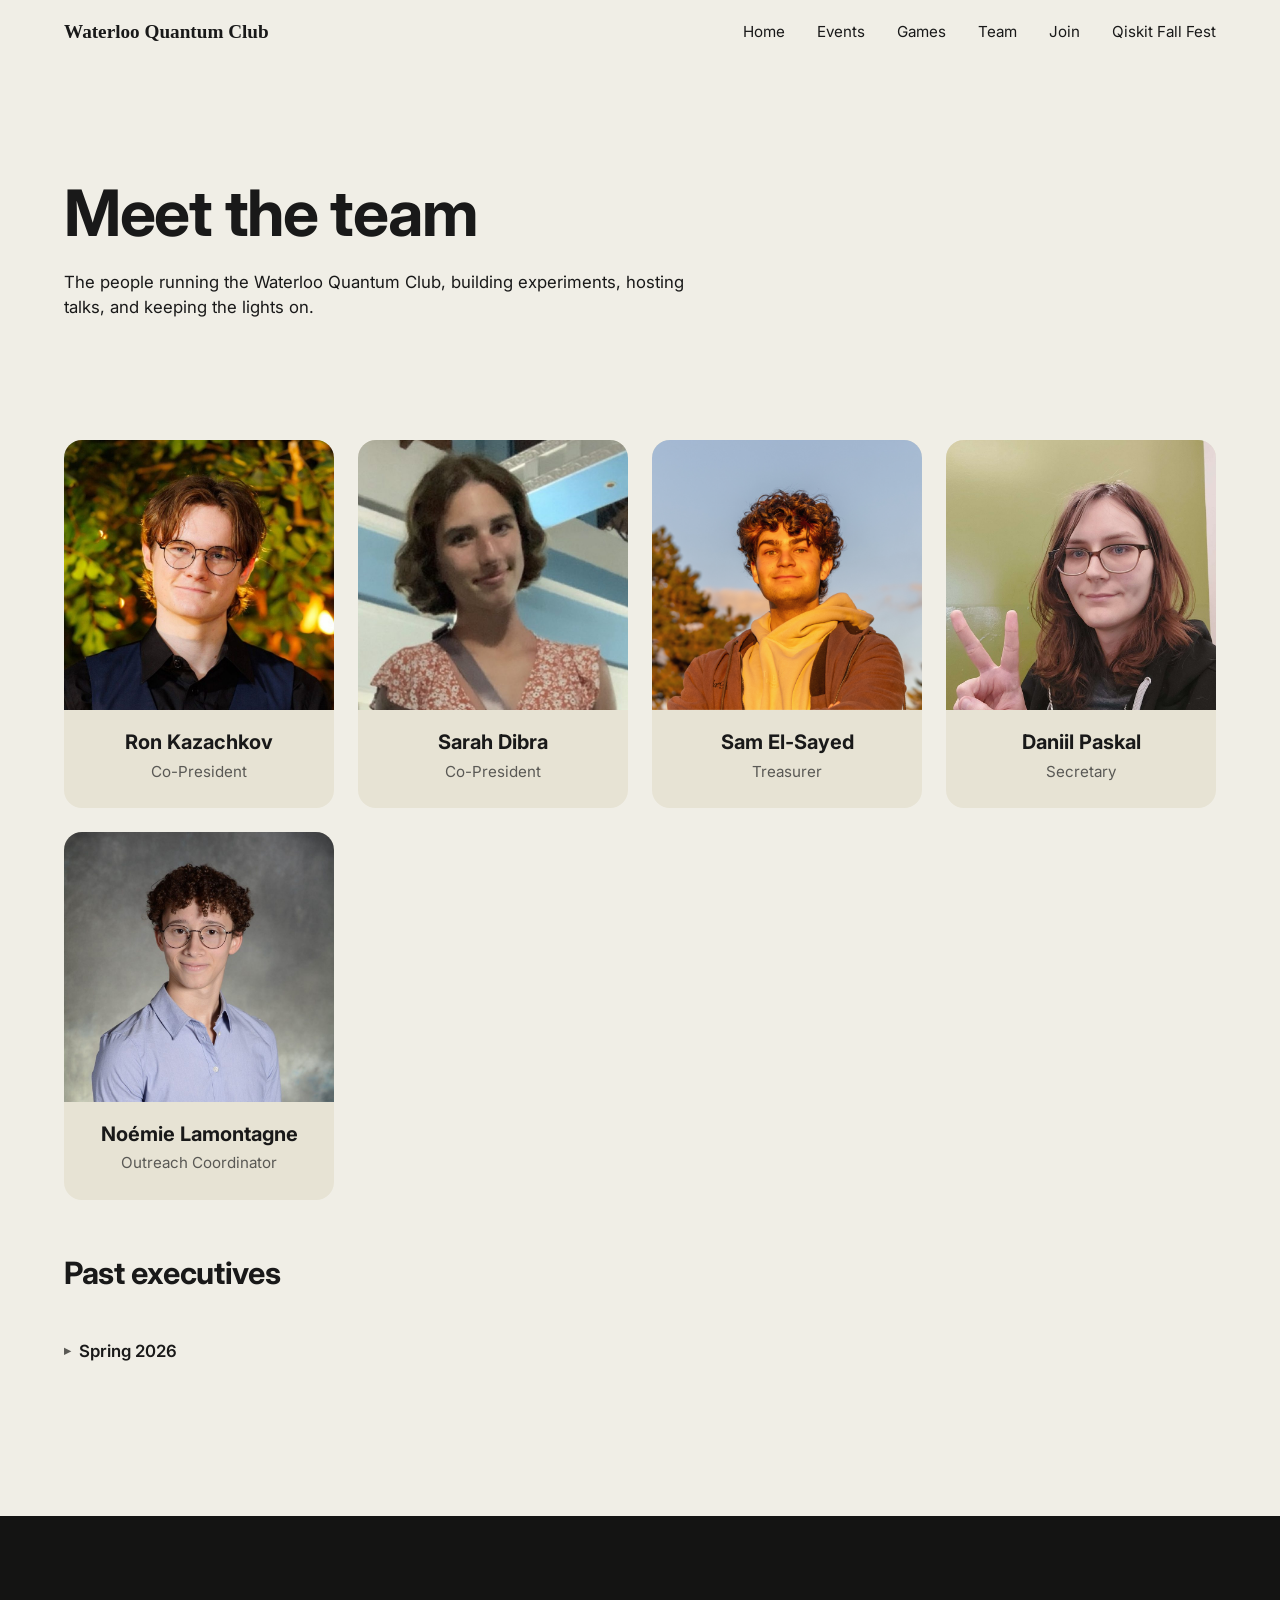
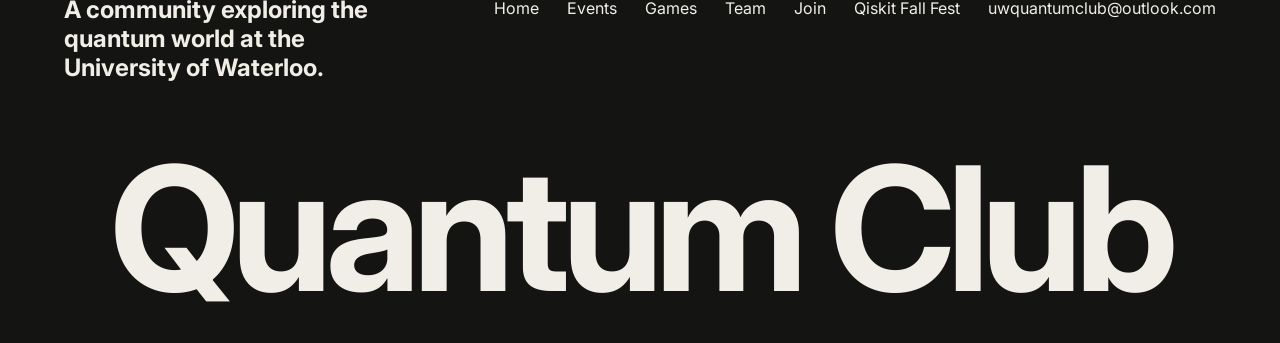
<file: team.html>
<!DOCTYPE html>
<html lang="en">
<head>
    <meta charset="UTF-8">
    <meta name="viewport" content="width=device-width, initial-scale=1.0">
    <title>Team, Waterloo Quantum Club</title>
    <link rel="icon" type="image/png" href="assets/quantumclublogo-modified.png">
    <link rel="apple-touch-icon" href="assets/quantumclublogo-modified.png">
    <meta name="description" content="Meet the executive team behind the Waterloo Quantum Club.">
    <link rel="preconnect" href="https://fonts.googleapis.com">
    <link rel="preconnect" href="https://fonts.gstatic.com" crossorigin>
    <link href="https://fonts.googleapis.com/css2?family=Playfair+Display:ital,wght@1,600;1,700&family=Inter:wght@300;400;500;600&display=swap" rel="stylesheet">
    <link rel="stylesheet" href="styles/style.css">
</head>
<body>
    <nav class="navbar">
      <site-navbar></site-navbar>
    </nav>

    <header class="page-hero">
        <h1 class="page-hero-title">Meet the team</h1>
        <p class="page-hero-sub">The people running the Waterloo Quantum Club, building experiments, hosting talks, and keeping the lights on.</p>
    </header>

    <section class="anth-section">
        <div class="team-card-grid">
            <article class="team-card">
                <img src="assets/ron-kazachkov.jpg" alt="Ron Kazachkov" class="team-card-photo">
                <div class="team-card-body">
                    <h3>Ron Kazachkov</h3>
                    <p class="team-card-role">Co-President</p>
                </div>
            </article>
            <article class="team-card">
                <img src="assets/sarah-dibra.jpg" alt="Sarah Dibra" class="team-card-photo">
                <div class="team-card-body">
                    <h3>Sarah Dibra</h3>
                    <p class="team-card-role">Co-President</p>
                </div>
            </article>
            <article class="team-card">
                <img src="assets/sam-el-sayed.png" alt="Sam El-Sayed" class="team-card-photo">
                <div class="team-card-body">
                    <h3>Sam El-Sayed</h3>
                    <p class="team-card-role">Treasurer</p>
                </div>
            </article>
            <article class="team-card">
                <img src="assets/daniil-paskal.jpg" alt="Daniil Paskal" class="team-card-photo">
                <div class="team-card-body">
                    <h3>Daniil Paskal</h3>
                    <p class="team-card-role">Secretary</p>
                </div>
            </article>
            <article class="team-card">
                <img src="assets/noemie-lamontagne.jpg" alt="Noémie Lamontagne" class="team-card-photo">
                <div class="team-card-body">
                    <h3>Noémie Lamontagne</h3>
                    <p class="team-card-role">Outreach Coordinator</p>
                </div>
            </article>
        </div>

        <div class="anth-section-head" style="margin-top: 3.5rem;">
            <h2 class="anth-section-title">Past executives</h2>
        </div>

        <details class="term-group">
            <summary>Spring 2026</summary>
            <div class="team-card-grid">
                <article class="team-card">
                    <img src="assets/image3.jpg" alt="Aairav Kalra" class="team-card-photo">
                    <div class="team-card-body">
                        <h3>Aairav Kalra</h3>
                        <p class="team-card-role">Co-President</p>
                    </div>
                </article>
                <article class="team-card">
                    <img src="assets/image2.jpg" alt="Janindu De Silva" class="team-card-photo">
                    <div class="team-card-body">
                        <h3>Janindu De Silva</h3>
                        <p class="team-card-role">Co-President</p>
                    </div>
                </article>
                <article class="team-card">
                    <img src="assets/image1.jpg" alt="Yahye Yusuf" class="team-card-photo">
                    <div class="team-card-body">
                        <h3>Yahye Yusuf</h3>
                        <p class="team-card-role">Treasurer</p>
                    </div>
                </article>
                <article class="team-card">
                    <img src="assets/daniil.jpg" alt="Daniil Paskal" class="team-card-photo">
                    <div class="team-card-body">
                        <h3>Daniil Paskal</h3>
                        <p class="team-card-role">Secretary</p>
                    </div>
                </article>
                <article class="team-card">
                    <img src="assets/dohyun-kim.jpg" alt="Dohyun Kim" class="team-card-photo">
                    <div class="team-card-body">
                        <h3>Dohyun Kim</h3>
                        <p class="team-card-role">Outreach Coordinator</p>
                    </div>
                </article>
            </div>
        </details>
    </section>

    <footer class="site-footer">
      <site-footer></site-footer>
    </footer>

    <script src="scripts/site-components.js"></script>

    <script src="scripts/script.js"></script>
</body>
</html>
</file>
<file: styles/style.css>
@font-face {
    font-family: 'Anthropic Serif';
    src: url('https://cdn.prod.website-files.com/67ce28cfec624e2b733f8a52/69971a1551eb6cda0d656e8a_AnthropicSerif-Roman-Web.woff2') format('woff2');
    font-weight: 300 800;
    font-style: normal;
    font-display: swap;
}
@font-face {
    font-family: 'Anthropic Serif';
    src: url('https://cdn.prod.website-files.com/67ce28cfec624e2b733f8a52/69971a15a9fb8c1107a3570e_AnthropicSerif-Italic-Web.woff2') format('woff2');
    font-weight: 300 800;
    font-style: italic;
    font-display: swap;
}
@font-face {
    font-family: 'Anthropic Sans';
    src: url('https://cdn.prod.website-files.com/67ce28cfec624e2b733f8a52/69971a00a3295036497e1a28_AnthropicSans-Roman-Web.woff2') format('woff2');
    font-weight: 300 800;
    font-style: normal;
    font-display: swap;
}
@font-face {
    font-family: 'Anthropic Sans';
    src: url('https://cdn.prod.website-files.com/67ce28cfec624e2b733f8a52/69971a016067bf14b9b8f48d_AnthropicSans-Italic-Web.woff2') format('woff2');
    font-weight: 300 800;
    font-style: italic;
    font-display: swap;
}

:root {
    --bg-color: #f0eee6;
    --nav-bg: #f0eee6;
    --panel-bg: #1a1915;
    --text-primary: #191919;
    --text-secondary: #5a5955;
    --border-color: #d9d6cb;
    --transition: all 0.3s ease;
}

* {
    margin: 0;
    padding: 0;
    box-sizing: border-box;
}

html {
    scroll-behavior: smooth;
}

body {
    font-family: 'Anthropic Sans', 'Inter', sans-serif;
    background-color: var(--bg-color);
    color: var(--text-primary);
    line-height: 1.6;
    overflow-x: hidden;
}

.container {
    max-width: 1000px;
    margin: 0 auto;
    padding: 0 2rem;
}

/* Typography */
h1, h2, h3 {
    font-family: 'Anthropic Serif', 'Georgia', serif;
    font-weight: 400;
    line-height: 1.2;
    color: var(--text-primary);
}

.logo-text {
    font-family: 'Anthropic Serif', 'Georgia', serif;
    font-style: normal;
    font-weight: 700;
    line-height: 1.2;
    color: var(--text-primary);
}

.highlight-quantum {
    font-family: 'Anthropic Serif', serif;
    font-style: italic;
    font-weight: 600;
}

.section-title {
    text-align: center;
    font-size: 2rem;
    margin-bottom: 3rem;
    position: relative;
    display: inline-block;
    left: 50%;
    transform: translateX(-50%);
}

.section-title::after {
    content: '';
    position: absolute;
    bottom: -10px;
    left: 50%;
    transform: translateX(-50%);
    width: 40px;
    height: 1px;
    background-color: var(--text-primary);
}

/* Navbar */
.navbar {
    position: fixed;
    top: 0;
    left: 0;
    width: 100%;
    padding: 1rem max(5%, calc((100% - 1260px) / 2));
    display: flex;
    justify-content: space-between;
    align-items: center;
    background: var(--nav-bg);
    z-index: 1000;
    border-bottom: 1px solid var(--border-color);
    transition: var(--transition);
}

.logo {
    display: flex;
    align-items: center;
    gap: 0.5rem;
    font-size: 1.2rem;
    text-decoration: none;
    color: var(--text-primary);
}


.nav-links {
    display: flex;
    list-style: none;
    gap: 2rem;
}

.nav-links a {
    text-decoration: none;
    color: var(--text-primary);
    font-weight: 400;
    font-size: 0.95rem;
    transition: var(--transition);
    text-underline-offset: 0.25em;
    text-decoration-thickness: 1px;
}

.nav-links a:hover {
    text-decoration: underline;
}


.hamburger {
    display: none;
    cursor: pointer;
}

.bar {
    display: block;
    width: 25px;
    height: 1px;
    margin: 6px auto;
    background-color: var(--text-primary);
    transition: all 0.3s ease-in-out;
}

/* Hero Section */
.hero {
    min-height: 90vh;
    display: flex;
    align-items: center;
    justify-content: space-between;
    padding: 8rem 5% 4rem;
    gap: 4rem;
}

.hero-content {
    flex: 1;
    max-width: 500px;
}

.hero-title {
    font-size: 3.5rem;
    margin-bottom: 1.5rem;
}

.hero-tagline {
    font-size: 1.1rem;
    color: var(--text-secondary);
    margin-bottom: 2.5rem;
    font-weight: 300;
}

.cta-btn {
    display: inline-block;
    padding: 0.8rem 2rem;
    font-size: 0.95rem;
    font-weight: 500;
    border-radius: 4px;
    text-decoration: none;
    transition: var(--transition);
    cursor: pointer;
    border: 1px solid var(--text-primary);
}

.cta-btn.primary-btn, .hero .cta-btn {
    background-color: var(--text-primary);
    color: var(--bg-color);
}

.cta-btn.primary-btn:hover, .hero .cta-btn:hover {
    background-color: transparent;
    color: var(--text-primary);
}

.cta-btn.secondary-btn {
    background-color: transparent;
    color: var(--text-primary);
}
.cta-btn.secondary-btn:hover {
    background-color: var(--text-primary);
    color: var(--bg-color);
}
.cta-btn:disabled {
    opacity: 0.5;
    cursor: not-allowed;
}

.hero-visual {
    flex: 1;
    display: flex;
    justify-content: center;
    align-items: center;
}

.hero-image {
    max-width: 100%;
    height: auto;
    border-radius: 8px;
    border: 1px solid var(--border-color);
}

.hero-orbital {
    display: block;
    width: 100%;
    max-width: 420px;
    aspect-ratio: 1 / 1;
    border-radius: 16px;
    overflow: hidden;
    background: var(--bg-color);
    transition: transform 0.3s ease;
}
.hero-orbital:hover { transform: scale(1.02); }
.hero-orbital canvas { width: 100%; height: 100%; display: block; }

/* About Section */
.about-section {
    padding: 6rem 0;
    border-top: 1px solid var(--border-color);
}

.about-grid, .hiring-grid {
    display: grid;
    grid-template-columns: repeat(auto-fit, minmax(300px, 1fr));
    gap: 3rem;
    margin-top: 4rem;
}

.about-card, .hiring-card {
    background: transparent;
    padding: 1rem;
    text-align: left;
}

.icon {
    margin-bottom: 1rem;
}

.about-card h3, .hiring-card h3 {
    font-size: 1.25rem;
    margin-bottom: 1rem;
    font-family: 'Anthropic Sans', 'Inter', sans-serif;
    font-weight: 500;
}

.about-card p, .hiring-card p {
    color: var(--text-secondary);
    font-size: 0.95rem;
}

/* Sign up form */
.form-frame {
    display: flex;
    justify-content: center;
}

.form-div {
    border-radius: 18px;
    overflow: hidden;
    width: 100%;
    max-width: 1200px;
    height: 1200px;
}

/* Hiring Section */
.hiring-section {
    padding: 6rem 0;
    border-top: 1px solid var(--border-color);
}

.hiring-intro {
    text-align: center;
    max-width: 700px;
    margin: 0 auto;
    color: var(--text-secondary);
}

.hiring-cta {
    text-align: center;
    margin-top: 3rem;
}

/* Team Section */
.team-section {
    padding: 6rem 0;
    border-top: 1px solid var(--border-color);
}

.team-grid {
    display: grid;
    grid-template-columns: repeat(auto-fit, minmax(200px, 1fr));
    gap: 2rem;
    margin-top: 4rem;
}

.team-card {
    background: transparent;
    text-align: center;
}

.avatar-img {
    width: 120px;
    height: 120px;
    margin: 0 auto 1.5rem;
    border-radius: 50%;
    object-fit: cover;
    display: block;
    border: 1px solid var(--border-color);
}

.animated-atom {
    display: flex;
    justify-content: center;
    align-items: center;
    background: transparent;
    border: none;
}

.animated-atom svg {
    width: 350px;
    height: 350px;
    opacity: 0.8;
}

.orbit-1 { transform: rotate(0deg); transform-origin: 50px 50px; }
.orbit-2 { transform: rotate(60deg); transform-origin: 50px 50px; }
.orbit-3 { transform: rotate(120deg); transform-origin: 50px 50px; }

.team-card h3 {
    font-size: 1.1rem;
    margin-bottom: 0.25rem;
    font-family: 'Anthropic Sans', 'Inter', sans-serif;
    font-weight: 500;
}

.role {
    color: var(--text-secondary);
    font-weight: 400;
    font-size: 0.85rem;
    text-transform: uppercase;
    letter-spacing: 0.5px;
}

/* Game Section */
.game-section {
    padding: 6rem 0 8rem;
    border-top: 1px solid var(--border-color);
}

.game-intro {
    text-align: center;
    max-width: 800px;
    margin: 0 auto 3rem;
    color: var(--text-secondary);
}

.game-panel {
    background: var(--bg-color);
    border: 1px solid var(--border-color);
    border-radius: 8px;
    padding: 2rem;
    max-width: 800px;
    margin: 0 auto;
}

.hidden {
    display: none !important;
}

#game-auth {
    text-align: center;
    max-width: 400px;
}

.auth-tabs {
    display: flex;
    justify-content: center;
    margin-bottom: 1.5rem;
    border-bottom: 2px solid var(--border-color);
}

.auth-tab {
    background: none;
    border: none;
    padding: 0.5rem 1.5rem;
    font-size: 1.1rem;
    font-family: 'Anthropic Serif', 'Georgia', serif;
    cursor: pointer;
    color: var(--text-secondary);
    transition: var(--transition);
}

.auth-tab.active {
    color: var(--text-primary);
    font-weight: 600;
    border-bottom: 2px solid var(--text-primary);
    margin-bottom: -2px;
}

.auth-message {
    margin-top: 1rem;
    font-size: 0.9rem;
}

.auth-message.error {
    color: #c0392b;
}

.password-hint {
    font-size: 0.8rem;
    color: var(--text-secondary);
    margin-bottom: 1rem;
    text-align: left;
}

.forgot-password-row {
    margin-top: 0.75rem;
    font-size: 0.9rem;
    text-align: center;
}

.forgot-password-row a {
    color: var(--text-secondary);
    text-decoration: underline;
}

.forgot-password-row a:hover {
    color: inherit;
}

.opponent-info {
    font-size: 1.1rem;
    color: var(--text-secondary);
    margin-top: 0.5rem;
}

.game-input {
    width: 100%;
    padding: 0.8rem;
    margin: 1.5rem 0;
    border: 1px solid var(--border-color);
    background: transparent;
    border-radius: 4px;
    font-family: 'Anthropic Sans', 'Inter', sans-serif;
    font-size: 1rem;
    outline: none;
}
.game-input:focus {
    border-color: var(--text-primary);
}

.dashboard-header {
    display: flex;
    justify-content: space-between;
    align-items: center;
    margin-bottom: 2rem;
    padding-bottom: 1rem;
    border-bottom: 1px solid var(--border-color);
}

.game-columns {
    display: flex;
    gap: 3rem;
}

.game-board {
    flex: 2;
}

.game-leaderboard {
    flex: 1;
    border-left: 1px solid var(--border-color);
    padding-left: 2rem;
}

.points-tracker {
    margin: 1rem 0 2rem;
    font-size: 1.1rem;
    font-weight: 500;
}

.points-counter {
    color: var(--text-primary);
    font-family: 'Anthropic Serif', 'Georgia', serif;
    font-size: 1.2rem;
}

.channels-grid {
    display: grid;
    grid-template-columns: repeat(2, 1fr);
    gap: 1rem;
    margin-bottom: 2rem;
}

.channel-input-group {
    display: flex;
    align-items: center;
    justify-content: space-between;
    background: rgba(0,0,0,0.02);
    padding: 0.5rem 1rem;
    border-radius: 4px;
    border: 1px solid var(--border-color);
}

.channel-input-group label {
    font-size: 0.9rem;
    font-weight: 500;
}

.channel-input-group input {
    width: 60px;
    padding: 0.3rem;
    text-align: center;
    border: 1px solid var(--border-color);
    border-radius: 4px;
    background: #e9e8e1;
}

.message {
    margin-top: 1rem;
    font-weight: 500;
    color: var(--text-secondary);
}

#leaderboard-list {
    list-style: none;
    margin-top: 1rem;
}

#leaderboard-list li {
    display: flex;
    justify-content: space-between;
    padding: 0.5rem 0;
    border-bottom: 1px dashed var(--border-color);
    font-size: 0.9rem;
}

/* Animations */
.scroll-reveal {
    opacity: 0;
    transform: translateY(30px);
    transition: all 0.8s ease-out;
}
.scroll-reveal.active {
    opacity: 1;
    transform: translateY(0);
}

/* Responsive Design */
@media (max-width: 992px) {
    .hero {
        flex-direction: column;
        text-align: left;
        padding-top: 8rem;
    }
}

@media (max-width: 768px) {
    .hamburger {
        display: block;
    }

    .hamburger.active .bar:nth-child(2) {
        opacity: 0;
    }

    .hamburger.active .bar:nth-child(1) {
        transform: translateY(7px) rotate(45deg);
    }

    .hamburger.active .bar:nth-child(3) {
        transform: translateY(-7px) rotate(-45deg);
    }

    .nav-links, .nav-socials {
        position: fixed;
        left: -100%;
        width: 100%;
        background: var(--nav-bg);
        text-align: center;
        transition: 0.3s;
        border-bottom: 1px solid var(--border-color);
    }
    
    .nav-links { top: 70px; padding: 2rem 0 1rem; flex-direction: column; gap: 0;}
    .nav-socials { top: 280px; padding: 1rem 0 2rem; justify-content: center;}

    .nav-links.active, .nav-socials.active {
        left: 0;
    }

    .nav-links li {
        margin: 1rem 0;
    }
    
    .game-columns {
        flex-direction: column;
    }
    
    .game-leaderboard {
        border-left: none;
        border-top: 1px solid var(--border-color);
        padding-left: 0;
        padding-top: 2rem;
    }
    
    .channels-grid {
        grid-template-columns: 1fr;
    }
}

/* ============================================================
   Anthropic-style hero + feature panel
   ============================================================ */

.navbar { border-bottom: none; }

.hero-anth {
    max-width: 1260px;
    width: 90%;
    margin: 0 auto;
    padding: 13rem 0 3rem;
    display: grid;
    grid-template-columns: 1.4fr 1fr;
    gap: 4rem;
    align-items: start;
    min-height: auto;
}

.hero-headline {
    font-family: 'Anthropic Sans', 'Inter', sans-serif;
    font-weight: 700;
    font-style: normal;
    font-size: clamp(2.4rem, 5.2vw, 4.6rem);
    line-height: 1.15;
    letter-spacing: -0.02em;
    color: var(--text-primary);
    margin: 0;
}

.hero-headline .ul {
    color: inherit;
    text-decoration: underline;
    text-decoration-thickness: 0.06em;
    text-underline-offset: 0.14em;
    transition: opacity 0.2s ease;
}
.hero-headline .ul:hover { opacity: 0.65; }

.hero-summary {
    font-family: 'Anthropic Sans', 'Inter', sans-serif;
    font-size: 1.05rem;
    line-height: 1.5;
    color: var(--text-primary);
    max-width: 360px;
    padding-top: 0.6rem;
}

.feature-panel {
    max-width: 1260px;
    width: 90%;
    margin: 5rem auto 6rem;
    background: var(--panel-bg);
    border-radius: 18px;
    overflow: hidden;
    display: grid;
    grid-template-columns: 1fr 1fr;
    min-height: 480px;
    color: #f0eee6;
}

.feature-panel-content {
    padding: 3.5rem 3rem;
    display: flex;
    flex-direction: column;
    justify-content: center;
    gap: 1.25rem;
}

.feature-panel-title {
    font-family: 'Anthropic Serif', Georgia, serif;
    font-weight: 400;
    font-size: clamp(2.4rem, 4.4vw, 3.8rem);
    line-height: 1.05;
    color: #f3efe2;
    margin: 0;
}

.feature-panel-sub {
    font-family: 'Anthropic Sans', 'Inter', sans-serif;
    color: #c9c5b8;
    font-size: 1.05rem;
    max-width: 360px;
}

.feature-panel-cta {
    align-self: flex-start;
    margin-top: 0.75rem;
    background: #f3efe2;
    color: #1a1915;
    padding: 0.7rem 1.4rem;
    border-radius: 999px;
    text-decoration: none;
    font-weight: 500;
    font-size: 0.95rem;
    transition: opacity 0.2s ease;
}
.feature-panel-cta:hover { opacity: 0.85; }

.feature-panel-visual {
    position: relative;
    background: #000;
    overflow: hidden;
}
.feature-panel-visual canvas {
    width: 100%;
    height: 100%;
    display: block;
}

@media (max-width: 900px) {
    .hero-anth {
        grid-template-columns: 1fr;
        gap: 1.5rem;
        padding: 7rem 5% 2rem;
    }
    .feature-panel {
        grid-template-columns: 1fr;
        min-height: 0;
    }
    .feature-panel-visual { aspect-ratio: 1 / 1; }
    .feature-panel-content { padding: 2.5rem 1.75rem; }
}

/* ============================================================
   Anthropic-style cards (used for Events + Hiring)
   ============================================================ */

.anth-section {
    padding: 5rem 5% 5rem;
    border-top: none;
}

.anth-section-head {
    max-width: 1260px;
    margin: 0 auto 2.5rem;
    display: flex;
    justify-content: space-between;
    align-items: end;
    gap: 2rem;
}

.anth-section-title {
    font-family: 'Anthropic Sans', 'Inter', sans-serif;
    font-weight: 700;
    font-size: clamp(1.6rem, 2.4vw, 2.2rem);
    line-height: 1.1;
    letter-spacing: -0.01em;
    color: var(--text-primary);
    margin: 0;
}

.anth-section-sub {
    color: var(--text-secondary);
    font-size: 1rem;
    max-width: 380px;
}

.anth-card-grid {
    max-width: 1260px;
    margin: 0 auto;
    display: grid;
    grid-template-columns: repeat(auto-fit, minmax(300px, 1fr));
    gap: 1.5rem;
}

.anth-card {
    background: #e7e3d4;
    border-radius: 18px;
    padding: 2rem 1.75rem 1.75rem;
    display: flex;
    flex-direction: column;
    gap: 1rem;
    min-height: 360px;
    transition: transform 0.2s ease, background-color 0.2s ease;
}
.anth-card:hover { background: #ddd9c8; }

.anth-card h3 {
    font-family: 'Anthropic Sans', 'Inter', sans-serif;
    font-weight: 700;
    font-size: 1.5rem;
    line-height: 1.15;
    color: var(--text-primary);
    margin: 0;
}

.anth-card p {
    color: var(--text-primary);
    font-size: 1rem;
    line-height: 1.5;
    flex: 1;
    margin: 0;
}

.anth-card .meta {
    border-top: 1px solid #cfc8b6;
    padding-top: 0.85rem;
    display: grid;
    grid-template-columns: 1fr auto;
    gap: 0.3rem 0.75rem;
    font-size: 0.85rem;
    color: var(--text-secondary);
    letter-spacing: 0.02em;
}
.anth-card .meta dt { text-transform: uppercase; font-weight: 500; }
.anth-card .meta dd { text-align: right; color: var(--text-primary); margin: 0; }

.anth-card .card-btn {
    align-self: flex-start;
    background: #1a1915;
    color: #f0eee6;
    padding: 0.6rem 1.1rem;
    border-radius: 999px;
    text-decoration: none;
    font-size: 0.9rem;
    font-weight: 500;
    transition: opacity 0.2s ease;
}
.anth-card .card-btn:hover { opacity: 0.85; }

.anth-card.tall { min-height: 320px; }

.anth-card .event-logo {
    height: 44px;
    width: auto;
    max-width: 120px;
    object-fit: contain;
    object-position: left center;
    margin-bottom: 0.25rem;
}

.anth-card.past-event {
    opacity: 0.55;
    filter: blur(0.4px) saturate(0.85);
    transition: opacity 0.2s ease, filter 0.2s ease;
}
.anth-card.past-event:hover {
    opacity: 0.85;
    filter: none;
}

@media (max-width: 700px) {
    .anth-section-head { flex-direction: column; align-items: flex-start; }
}

.anth-card .card-icon {
    width: 44px;
    height: 44px;
    border-radius: 10px;
    background: #1a1915;
    color: #f0eee6;
    display: flex;
    align-items: center;
    justify-content: center;
    margin-bottom: 0.25rem;
}

/* ============================================================
   Big black footer with wordmark
   ============================================================ */

.site-footer {
    background: #141413;
    color: #f0eee6;
    padding: 5rem 5% 2rem;
    margin-top: 4rem;
    overflow: hidden;
}

.footer-top {
    max-width: 1400px;
    margin: 0 auto 4rem;
    display: flex;
    justify-content: space-between;
    align-items: flex-start;
    gap: 3rem;
    flex-wrap: wrap;
}

.footer-tagline {
    font-family: 'Anthropic Sans', 'Inter', sans-serif;
    font-weight: 700;
    font-size: 1.5rem;
    line-height: 1.2;
    color: #f0eee6;
    max-width: 360px;
    margin: 0;
}

.footer-nav {
    list-style: none;
    padding: 0;
    margin: 0;
    display: flex;
    flex-wrap: wrap;
    gap: 1.75rem;
    align-items: center;
}

.footer-nav a {
    color: #f0eee6;
    text-decoration: none;
    font-family: 'Anthropic Sans', 'Inter', sans-serif;
    font-size: 1rem;
    font-weight: 400;
    text-underline-offset: 0.25em;
    text-decoration-thickness: 1px;
    transition: opacity 0.2s ease;
}
.footer-nav a:hover { text-decoration: underline; }

.footer-wordmark {
    font-family: 'Anthropic Sans', 'Inter', sans-serif;
    font-weight: 700;
    font-size: clamp(2.5rem, 13.5vw, 14rem);
    line-height: 0.95;
    letter-spacing: -0.045em;
    color: #f0eee6;
    text-align: center;
    margin: 0 auto;
    white-space: nowrap;
    max-width: 100%;
}

@media (max-width: 600px) {
    .footer-wordmark { font-size: 16vw; }
}

.hero-summary { display: flex; flex-direction: column; gap: 1.5rem; }
.hero-summary p { margin: 0; }

.hero-actions {
    display: flex;
    gap: 0.75rem;
    flex-wrap: wrap;
}

.hero-btn {
    display: inline-flex;
    align-items: center;
    gap: 0.6rem;
    padding: 0.85rem 1.5rem;
    font-family: 'Anthropic Sans', 'Inter', sans-serif;
    font-size: 0.95rem;
    font-weight: 500;
    text-decoration: none;
    border-radius: 4px;
    transition: all 0.2s ease;
    border: 1px solid var(--text-primary);
    line-height: 1;
}

.hero-btn.primary {
    background: var(--text-primary);
    color: var(--bg-color);
}
.hero-btn.primary:hover {
    background: transparent;
    color: var(--text-primary);
}

.hero-btn.outline {
    background: transparent;
    color: var(--text-primary);
}
.hero-btn.outline:hover {
    background: var(--text-primary);
    color: var(--bg-color);
}

/* ============================================================
   Shared page layout (Team, Games, etc.) — mirrors homepage feel
   ============================================================ */

.page-hero {
    max-width: 1260px;
    width: 90%;
    margin: 0 auto;
    padding: 11rem 0 2.5rem;
}

.page-hero-title {
    font-family: 'Anthropic Sans', 'Inter', sans-serif;
    font-weight: 700;
    font-size: clamp(2.4rem, 5vw, 4rem);
    line-height: 1.15;
    letter-spacing: -0.02em;
    color: var(--text-primary);
    margin: 0;
}

.page-hero-sub {
    color: var(--text-primary);
    font-size: 1.05rem;
    line-height: 1.5;
    max-width: 620px;
    margin: 1.25rem 0 0;
}

.page-hero-rule {
    color: var(--text-secondary);
    font-size: 0.95rem;
    margin: 0.6rem 0 0;
}

.page-section {
    max-width: 1260px;
    width: 90%;
    margin: 0 auto;
    padding: 2rem 0 6rem;
}

/* Team cards — full-bleed photo on top, info below */
.team-card-grid {
    max-width: 1260px;
    margin: 0 auto;
    display: grid;
    grid-template-columns: repeat(auto-fit, minmax(260px, 1fr));
    gap: 1.5rem;
}

.team-card {
    background: #e7e3d4;
    border-radius: 18px;
    overflow: hidden;
    display: flex;
    flex-direction: column;
    transition: background-color 0.2s ease, transform 0.2s ease;
}
.team-card:hover {
    background: #ddd9c8;
    transform: translateY(-2px);
}

.team-card-photo {
    width: 100%;
    aspect-ratio: 1 / 1;
    object-fit: cover;
    display: block;
}

.team-card-body {
    padding: 1.25rem 1.5rem 1.5rem;
    display: flex;
    flex-direction: column;
    gap: 0.35rem;
}

.team-card-body h3 {
    font-family: 'Anthropic Sans', 'Inter', sans-serif;
    font-weight: 700;
    font-size: 1.25rem;
    line-height: 1.2;
    color: var(--text-primary);
    margin: 0;
}

.team-card-role {
    color: var(--text-secondary);
    font-size: 0.95rem;
    margin: 0;
}

/* Game cards (game page) */
.game-status {
    text-align: center;
    margin-bottom: 1.5rem;
    font-weight: 600;
    color: var(--text-primary);
}

.game-card {
    background: #f5f4ed;
    border: 1px solid var(--border-color);
    border-radius: 16px;
    padding: 2rem;
    max-width: 880px;
    margin: 0 auto;
}

.game-card-title {
    font-family: 'Anthropic Serif', 'Georgia', serif;
    font-weight: 400;
    font-size: 1.5rem;
    margin: 0 0 1.2rem;
    color: var(--text-primary);
}

.game-subheading {
    font-family: 'Anthropic Sans', 'Inter', sans-serif;
    font-weight: 600;
    font-size: 0.8rem;
    letter-spacing: 0.06em;
    text-transform: uppercase;
    color: var(--text-secondary);
    margin: 0 0 1rem;
}

.game-input {
    width: 100%;
    padding: 0.75rem 0.9rem;
    margin-bottom: 0.75rem;
    border: 1px solid var(--border-color);
    border-radius: 8px;
    background: #e9e8e1;
    font-family: 'Anthropic Sans', 'Inter', sans-serif;
    font-size: 0.95rem;
    color: var(--text-primary);
}

.game-input:focus {
    outline: none;
    border-color: var(--text-primary);
}

.password-hint {
    color: var(--text-secondary);
    font-size: 0.8rem;
    margin: 0 0 0.85rem;
}

.auth-tabs {
    display: flex;
    gap: 1.5rem;
    margin-bottom: 1.5rem;
    border-bottom: 1px solid var(--border-color);
}

.auth-tab {
    background: none;
    border: none;
    padding: 0.6rem 0;
    cursor: pointer;
    font-family: 'Anthropic Sans', 'Inter', sans-serif;
    font-size: 0.95rem;
    color: var(--text-secondary);
    border-bottom: 2px solid transparent;
    transition: color 0.2s ease, border-color 0.2s ease;
}

.auth-tab.active {
    color: var(--text-primary);
    border-bottom-color: var(--text-primary);
}

.dashboard-header {
    display: flex;
    justify-content: space-between;
    align-items: flex-start;
    gap: 1.5rem;
    margin-bottom: 1.5rem;
    flex-wrap: wrap;
}

.opponent-info {
    color: var(--text-secondary);
    font-size: 0.95rem;
    margin: 0.3rem 0 0;
}

.game-columns {
    display: grid;
    grid-template-columns: 1.4fr 1fr;
    gap: 2rem;
    margin-top: 1rem;
}

@media (max-width: 820px) {
    .game-columns { grid-template-columns: 1fr; }
}

.points-tracker {
    display: flex;
    justify-content: space-between;
    align-items: center;
    background: #e9e8e1;
    border: 1px solid var(--border-color);
    border-radius: 10px;
    padding: 0.7rem 1rem;
    margin-bottom: 1rem;
    font-size: 0.95rem;
}

.points-counter {
    font-weight: 700;
    color: var(--text-primary);
}

.lockout-note {
    background: #e9e8e1;
    border: 1px solid var(--border-color);
    border-radius: 10px;
    padding: 1rem;
    color: var(--text-secondary);
    margin-bottom: 1rem;
    font-size: 0.95rem;
}

#leaderboard-list {
    list-style: none;
    padding: 0;
    margin: 0;
    display: flex;
    flex-direction: column;
    gap: 0.4rem;
}

#leaderboard-list li {
    background: #e9e8e1;
    border: 1px solid var(--border-color);
    border-radius: 8px;
    padding: 0.6rem 0.9rem;
    display: flex;
    justify-content: space-between;
    font-size: 0.92rem;
    color: var(--text-primary);
}

.message {
    margin-top: 1rem;
    padding: 0.7rem 1rem;
    border-radius: 8px;
    background: #e9e8e1;
    border: 1px solid var(--border-color);
    font-size: 0.92rem;
}

.auth-message.error {
    color: #a8324a;
    margin-top: 0.5rem;
    font-size: 0.88rem;
}

/* Debug panel (game page) — UI-only preview, never affects server-side scoring */
.debug-panel {
    position: fixed;
    bottom: 0; left: 0; width: 100%;
    background: rgba(20, 20, 18, 0.95);
    color: #f0eee6;
    padding: 0.65rem 1rem;
    z-index: 9999;
    font-family: 'Anthropic Sans', 'Inter', sans-serif;
    font-size: 0.82rem;
    border-top: 1px solid rgba(255,255,255,0.1);
}
.debug-row {
    display: flex;
    align-items: center;
    gap: 0.6rem;
    flex-wrap: wrap;
    justify-content: center;
}
.debug-row + .debug-row { margin-top: 0.4rem; }
.debug-row strong {
    background: #f3c97a;
    color: #1a1a18;
    padding: 0.12rem 0.45rem;
    border-radius: 4px;
    font-size: 0.7rem;
    letter-spacing: 0.06em;
}
.debug-status {
    font-variant-numeric: tabular-nums;
    color: rgba(245, 241, 227, 0.85);
}
.debug-label {
    display: inline-flex;
    align-items: center;
    gap: 0.45rem;
    color: rgba(245, 241, 227, 0.8);
}
.debug-panel input[type="datetime-local"] {
    background: rgba(255,255,255,0.06);
    border: 1px solid rgba(255,255,255,0.15);
    color: #f0eee6;
    border-radius: 6px;
    padding: 0.3rem 0.5rem;
    font-family: inherit;
    font-size: 0.82rem;
    color-scheme: dark;
}
.debug-btn {
    padding: 0.32rem 0.75rem;
    border: 1px solid rgba(255,255,255,0.2);
    background: transparent;
    color: #f0eee6;
    border-radius: 6px;
    cursor: pointer;
    font-size: 0.78rem;
    font-family: inherit;
    transition: background 0.15s ease;
}
.debug-btn:hover { background: rgba(255,255,255,0.1); }
.debug-close {
    margin-left: auto;
    font-size: 1.1rem;
    line-height: 1;
    padding: 0.05rem 0.5rem;
}

/* Collapsible term group in the Past events section */
.term-group {
    max-width: 1260px;
    margin: 0 auto;
}

.term-group > summary {
    font-family: 'Anthropic Sans', 'Inter', sans-serif;
    font-size: 1.05rem;
    font-weight: 600;
    color: var(--text-primary);
    list-style: none;
    cursor: pointer;
    display: inline-flex;
    align-items: center;
    gap: 0.5rem;
    padding: 0.5rem 0;
    transition: var(--transition);
}

.term-group > summary::-webkit-details-marker { display: none; }

/* Caret, rotates when the group is open */
.term-group > summary::before {
    content: "\25B8";
    font-size: 0.8em;
    color: var(--text-secondary);
    transition: transform 0.2s ease;
}

.term-group[open] > summary::before { transform: rotate(90deg); }

.term-group > summary:hover { opacity: 0.7; }

.term-group > .anth-card-grid,
.term-group > .team-card-grid { margin-top: 1.5rem; }
</file>
<file: styles/game.css>
/* ============================================================
   Quantum Channels — game-specific styles
   ============================================================ */

:root {
    --qc-coral: #d97757;
    --qc-coral-fg: #2a1410;
    --qc-blue: #6d8db5;
    --qc-blue-fg: #0e1a2b;
    --qc-green: #6b9c7c;
    --qc-green-fg: #102017;
    --qc-cream: #ece4d2;
    --qc-cream-fg: #2b2a24;
    --qc-amp: #2f7d70;     /* high-amplitude teal */
    --qc-amp-lo: #d8e7df;  /* low-amplitude wash */
    --qc-glow: #f3c97a;    /* superposition / token */
}

/* Hero title — match the Anthropic Serif heading from Orbitals */
.page-hero-title {
    font-family: 'Anthropic Serif', 'Georgia', serif;
    font-weight: 500;
    letter-spacing: -0.01em;
}

/* Eyebrow text on hero */
.qc-eyebrow {
    font-family: 'Anthropic Sans', 'Inter', sans-serif;
    text-transform: uppercase;
    letter-spacing: 0.12em;
    font-size: 0.78rem;
    color: var(--text-secondary);
    margin: 0 0 0.9rem;
}

.qc-hero-actions {
    margin-top: 1.6rem;
    display: flex;
    gap: 0.8rem;
    flex-wrap: wrap;
}

/* Concept cards (image #18 inspired) */
.qc-concepts {
    max-width: 1260px;
    width: 90%;
    margin: 0 auto;
    padding: 1.5rem 0 3rem;
}

.qc-concepts-grid {
    display: grid;
    grid-template-columns: repeat(auto-fit, minmax(240px, 1fr));
    gap: 1.25rem;
}

.qc-concept {
    border-radius: 20px;
    padding: 1.75rem 1.5rem 1.4rem;
    display: flex;
    flex-direction: column;
    gap: 0.7rem;
    min-height: 280px;
    position: relative;
    overflow: hidden;
    transition: transform 0.25s ease;
}
.qc-concept:hover { transform: translateY(-3px); }

.qc-concept-num {
    font-family: 'Anthropic Sans', 'Inter', sans-serif;
    font-weight: 600;
    font-size: 0.78rem;
    letter-spacing: 0.14em;
    opacity: 0.7;
}

.qc-concept h3 {
    font-family: 'Anthropic Serif', 'Georgia', serif;
    font-weight: 600;
    font-size: 1.5rem;
    line-height: 1.18;
    letter-spacing: -0.005em;
    margin: 0;
}

.qc-concept p {
    font-size: 0.95rem;
    line-height: 1.5;
    margin: 0;
    flex: 1;
}

.qc-concept-art {
    width: 100%;
    height: 64px;
    margin-top: auto;
    color: currentColor;
}

.qc-concept.qc-c-coral  { background: var(--qc-coral); color: var(--qc-coral-fg); }
.qc-concept.qc-c-blue   { background: var(--qc-blue);  color: var(--qc-blue-fg); }
.qc-concept.qc-c-green  { background: var(--qc-green); color: var(--qc-green-fg); }
.qc-concept.qc-c-cream  { background: var(--qc-cream); color: var(--qc-cream-fg); }

.qc-concept rect, .qc-concept path, .qc-concept circle { fill: currentColor; }
.qc-concept path { fill: none; }

/* Dashboard layout overrides */
.qc-dashboard { max-width: none; }

.page-hero-rules-link {
    margin-top: 1.2rem;
    font-size: 0.95rem;
}
.page-hero-rules-link a {
    color: var(--text-primary);
    text-decoration: underline;
    text-underline-offset: 0.25em;
    text-decoration-thickness: 1px;
}
.page-hero-rules-link a:hover { opacity: 0.65; }

/* Sign-in CTA card (shown on game.html when there's no session) */
.qc-signin-cta {
    max-width: 620px;
    display: flex;
    flex-direction: column;
    gap: 1rem;
    text-align: left;
}
.qc-signin-blurb {
    color: var(--text-secondary);
    line-height: 1.55;
    margin: 0;
}
.qc-signin-actions {
    display: flex;
    gap: 0.75rem;
    flex-wrap: wrap;
    margin-top: 0.3rem;
}

/* Auth card on join.html */
.qc-auth-card { max-width: 560px; }

/* Rule + schedule strip */
.qc-rule-section {
    max-width: 1260px;
    width: 90%;
    margin: 0 auto;
    padding: 1.5rem 0 2rem;
}

.qc-rule-and-schedule {
    display: grid;
    grid-template-columns: 1.4fr 1fr;
    gap: 1.25rem;
}

@media (max-width: 820px) {
    .qc-rule-and-schedule { grid-template-columns: 1fr; }
}

.qc-rule-panel {
    background: #2b2a24;
    color: #f5f1e3;
    border-radius: 18px;
    padding: 1.75rem 1.75rem 1.6rem;
    display: flex;
    flex-direction: column;
    gap: 0.55rem;
    position: relative;
}

.qc-rule-eyebrow {
    font-family: 'Anthropic Sans', 'Inter', sans-serif;
    text-transform: uppercase;
    letter-spacing: 0.12em;
    font-size: 0.72rem;
    color: var(--qc-glow);
    font-weight: 600;
}

.qc-rule-name {
    font-family: 'Anthropic Serif', 'Georgia', serif;
    font-weight: 600;
    font-size: 1.85rem;
    line-height: 1.1;
    letter-spacing: -0.01em;
    margin: 0;
    color: #f5f1e3;
}

.qc-rule-short {
    font-size: 1rem;
    color: var(--qc-glow);
    font-weight: 500;
    margin: 0;
}

.qc-rule-long {
    color: rgba(245, 241, 227, 0.82);
    font-size: 0.93rem;
    line-height: 1.5;
    margin: 0;
}

.qc-rule-physics {
    border-top: 1px solid rgba(245, 241, 227, 0.18);
    padding-top: 0.7rem;
    margin: 0.3rem 0 0;
    font-size: 0.85rem;
    color: rgba(245, 241, 227, 0.7);
    font-style: italic;
}
.qc-rule-physics strong {
    font-style: normal;
    color: rgba(245, 241, 227, 0.9);
}

.qc-schedule-panel {
    background: #f5f4ed;
    border: 1px solid var(--border-color);
    border-radius: 18px;
    padding: 1.4rem 1.5rem;
    display: flex;
    flex-direction: column;
    gap: 1rem;
    justify-content: center;
}

.qc-sched-item {
    display: grid;
    grid-template-columns: 1fr auto;
    grid-template-rows: auto auto;
    gap: 0.1rem 0.6rem;
}

.qc-sched-label {
    font-family: 'Anthropic Sans', 'Inter', sans-serif;
    text-transform: uppercase;
    letter-spacing: 0.08em;
    font-size: 0.72rem;
    font-weight: 600;
    color: var(--text-secondary);
    grid-column: 1;
    grid-row: 1;
}

.qc-sched-value {
    font-family: 'Anthropic Sans', 'Inter', sans-serif;
    font-weight: 600;
    font-size: 0.98rem;
    color: var(--text-primary);
    grid-column: 1;
    grid-row: 2;
}

.qc-sched-hint {
    font-size: 0.78rem;
    color: var(--text-secondary);
    grid-column: 2;
    grid-row: 1 / span 2;
    align-self: center;
    text-align: right;
}

.qc-resolution-rule {
    margin: 0;
    font-size: 0.9rem;
    color: var(--text-secondary);
}
.qc-resolution-rule strong { color: var(--text-primary); }

.qc-stage {
    margin-bottom: 1.4rem;
}

.qc-stage-head {
    display: flex;
    justify-content: space-between;
    align-items: center;
    gap: 1rem;
    flex-wrap: wrap;
    margin-bottom: 0.6rem;
}

.qc-stage-meta {
    display: flex;
    align-items: center;
    gap: 0.7rem;
    flex-wrap: wrap;
}

.qc-points-pill {
    background: #e9e8e1;
    border: 1px solid var(--border-color);
    border-radius: 999px;
    padding: 0.4rem 0.9rem;
    font-size: 0.88rem;
    color: var(--text-primary);
    font-weight: 500;
}
.points-counter { font-weight: 700; }

.qc-stage-hint {
    color: var(--text-secondary);
    font-size: 0.88rem;
    margin: 0 0 1rem;
}

/* Superposition token button */
.qc-token-btn {
    display: inline-flex;
    align-items: center;
    gap: 0.5rem;
    padding: 0.45rem 0.9rem;
    border-radius: 999px;
    border: 1px solid var(--border-color);
    background: #e9e8e1;
    cursor: pointer;
    font-family: 'Anthropic Sans', 'Inter', sans-serif;
    font-size: 0.85rem;
    color: var(--text-primary);
    transition: all 0.2s ease;
}
.qc-token-btn:hover { border-color: var(--qc-glow); }
.qc-token-btn[aria-pressed="true"] {
    background: var(--qc-glow);
    border-color: var(--qc-glow);
    color: #2b2218;
    box-shadow: 0 0 0 4px rgba(243, 201, 122, 0.25);
}
.qc-token-icon { font-size: 1rem; }
.qc-token-state {
    text-transform: uppercase;
    letter-spacing: 0.05em;
    font-size: 0.7rem;
    color: var(--text-secondary);
}
.qc-token-btn[aria-pressed="true"] .qc-token-state { color: #5b3e15; }

/* Heatmap */
.qc-heatmap {
    display: grid;
    grid-template-columns: repeat(10, 1fr);
    gap: 0.5rem;
    background: #e9e8e1;
    border: 1px solid var(--border-color);
    border-radius: 14px;
    padding: 0.9rem;
}

@media (max-width: 700px) {
    .qc-heatmap { grid-template-columns: repeat(5, 1fr); }
}

.qc-channel {
    display: flex;
    flex-direction: column;
    align-items: stretch;
    gap: 0.4rem;
    padding: 0.55rem 0.4rem 0.45rem;
    border-radius: 10px;
    background: var(--qc-amp-lo);
    cursor: pointer;
    transition: background 0.15s ease, transform 0.15s ease, box-shadow 0.15s ease;
    user-select: none;
    position: relative;
}
.qc-channel:hover { transform: translateY(-2px); }

.qc-channel-label {
    text-align: center;
    font-family: 'Anthropic Sans', 'Inter', sans-serif;
    font-weight: 700;
    font-size: 0.75rem;
    color: rgba(0,0,0,0.7);
}

input.qc-channel-value {
    text-align: center;
    font-family: 'Anthropic Sans', 'Inter', sans-serif;
    font-weight: 700;
    font-size: 1.15rem;
    color: var(--text-primary);
    line-height: 1;
    width: 100%;
    padding: 0.15rem 0;
    background: transparent;
    border: 1px solid transparent;
    border-radius: 6px;
    outline: none;
    cursor: text;
    transition: background 0.15s ease, border-color 0.15s ease;
    -moz-appearance: textfield;
}
/* Kill the default number-spinner arrows */
input.qc-channel-value::-webkit-inner-spin-button,
input.qc-channel-value::-webkit-outer-spin-button {
    -webkit-appearance: none;
    margin: 0;
}
.qc-channel:hover input.qc-channel-value {
    background: rgba(255, 255, 255, 0.35);
    border-color: rgba(0, 0, 0, 0.08);
}
input.qc-channel-value:focus {
    background: rgba(255, 255, 255, 0.6);
    border-color: var(--text-primary);
}

.qc-channel-slider {
    -webkit-appearance: none;
    appearance: none;
    width: 100%;
    height: 4px;
    background: rgba(0,0,0,0.1);
    border-radius: 4px;
    outline: none;
}
.qc-channel-slider::-webkit-slider-thumb {
    -webkit-appearance: none;
    appearance: none;
    width: 14px; height: 14px;
    border-radius: 50%;
    background: var(--text-primary);
    border: 2px solid #fff;
    cursor: pointer;
    box-shadow: 0 1px 2px rgba(0,0,0,0.25);
}
.qc-channel-slider::-moz-range-thumb {
    width: 14px; height: 14px;
    border-radius: 50%;
    background: var(--text-primary);
    border: 2px solid #fff;
    cursor: pointer;
    box-shadow: 0 1px 2px rgba(0,0,0,0.25);
}

/* Superposed channel state — bright yellow halo so it's hard to miss */
.qc-channel.qc-superposed {
    background: linear-gradient(180deg, #ffe08a 0%, #ffd35c 100%) !important;
    box-shadow:
        0 0 0 3px #f7b500,
        0 0 24px 4px rgba(255, 211, 92, 0.85),
        0 0 48px 12px rgba(255, 196, 0, 0.45);
    animation: qc-pulse 1.4s ease-in-out infinite;
    z-index: 1;
}
.qc-channel.qc-superposed .qc-channel-label,
.qc-channel.qc-superposed .qc-channel-value {
    color: #5b3e00 !important;
}
@keyframes qc-pulse {
    0%, 100% {
        box-shadow:
            0 0 0 3px #f7b500,
            0 0 20px 3px rgba(255, 211, 92, 0.7),
            0 0 40px 10px rgba(255, 196, 0, 0.3);
    }
    50% {
        box-shadow:
            0 0 0 3px #ffcd2a,
            0 0 32px 8px rgba(255, 221, 92, 1),
            0 0 64px 18px rgba(255, 196, 0, 0.6);
    }
}

/* Collapsing animation */
.qc-channel.qc-collapsing {
    animation: qc-collapse 0.7s ease forwards;
}
@keyframes qc-collapse {
    0%   { transform: scale(1); }
    35%  { transform: scale(1.07); filter: brightness(1.2); }
    100% { transform: scale(0.96); filter: saturate(0.4); }
}

/* Resolution panel — interference visualization */
.qc-resolution {
    margin-top: 1.4rem;
    background: #e9e8e1;
    border: 1px solid var(--border-color);
    border-radius: 14px;
    padding: 1.4rem;
    display: flex;
    flex-direction: column;
    gap: 1rem;
}

.qc-history-tabs {
    display: flex;
    flex-wrap: wrap;
    gap: 0.4rem;
}
.qc-week-tab {
    font-family: 'Anthropic Sans', 'Inter', sans-serif;
    font-size: 0.85rem;
    font-weight: 600;
    padding: 0.35rem 0.75rem;
    border-radius: 999px;
    border: 1px solid var(--border-color);
    background: transparent;
    color: var(--text-primary);
    cursor: pointer;
    transition: background 0.15s, color 0.15s;
}
.qc-week-tab:hover { background: rgba(0, 0, 0, 0.05); }
.qc-week-tab.active {
    background: var(--text-primary);
    color: #e9e8e1;
    border-color: var(--text-primary);
}

.qc-resolution-head {
    display: flex;
    justify-content: space-between;
    align-items: baseline;
    flex-wrap: wrap;
    gap: 0.5rem;
}

.qc-resolution-title {
    font-family: 'Anthropic Sans', 'Inter', sans-serif;
    font-weight: 700;
    font-size: 1.1rem;
    margin: 0;
}

.qc-resolution-score {
    font-family: 'Anthropic Sans', 'Inter', sans-serif;
    font-weight: 700;
    color: var(--qc-amp);
}

/* Channel-by-channel standings tiles */
.qc-result-grid {
    display: grid;
    grid-template-columns: repeat(5, 1fr);
    gap: 0.6rem;
}
@media (max-width: 720px) {
    .qc-result-grid { grid-template-columns: repeat(2, 1fr); }
}

.qc-result-tile {
    position: relative;
    border-radius: 12px;
    padding: 0.7rem 0.7rem 0.65rem;
    background: #e9e8e1;
    border: 1px solid var(--border-color);
    text-align: left;
    transition: transform 0.18s ease, box-shadow 0.18s ease;
    overflow: hidden;
}
.qc-result-tile:hover { transform: translateY(-2px); box-shadow: 0 6px 16px rgba(0,0,0,0.06); }

.qc-result-tile.qc-win {
    background: linear-gradient(180deg, rgba(47,125,112,0.18) 0%, rgba(47,125,112,0.05) 100%);
    border-color: rgba(47,125,112,0.35);
}
.qc-result-tile.qc-loss {
    background: linear-gradient(180deg, rgba(217,119,87,0.18) 0%, rgba(217,119,87,0.05) 100%);
    border-color: rgba(217,119,87,0.35);
}

.qc-result-channel {
    font-family: 'Anthropic Sans', 'Inter', sans-serif;
    font-weight: 700;
    font-size: 0.7rem;
    letter-spacing: 0.08em;
    color: var(--text-secondary);
    margin-bottom: 0.5rem;
    display: flex;
    justify-content: space-between;
    align-items: center;
}
.qc-result-status {
    font-size: 0.7rem;
    letter-spacing: 0.06em;
    text-transform: uppercase;
    font-weight: 700;
    padding: 0.1rem 0.4rem;
    border-radius: 4px;
}
.qc-win  .qc-result-status { color: #14503e; background: rgba(47,125,112,0.22); }
.qc-loss .qc-result-status { color: #6b2b1b; background: rgba(217,119,87,0.22); }
.qc-tie  .qc-result-status { color: var(--text-secondary); background: var(--border-color); }

.qc-result-reason {
    margin-top: 0.5rem;
    font-size: 0.72rem;
    line-height: 1.3;
    color: var(--text-secondary);
    font-style: italic;
}

.qc-result-row {
    display: grid;
    grid-template-columns: auto 1fr auto;
    align-items: center;
    gap: 0.4rem;
    margin-top: 0.25rem;
    font-family: 'Anthropic Sans', 'Inter', sans-serif;
}
.qc-result-row + .qc-result-row { margin-top: 0.2rem; }

.qc-result-row .qc-result-label {
    font-size: 0.65rem;
    letter-spacing: 0.06em;
    text-transform: uppercase;
    color: var(--text-secondary);
    font-weight: 600;
}
.qc-result-row .qc-result-bar {
    height: 5px;
    border-radius: 999px;
    background: rgba(0,0,0,0.06);
    overflow: hidden;
}
.qc-result-row .qc-result-bar-fill {
    height: 100%;
    border-radius: 999px;
    transition: width 0.5s ease;
}
.qc-result-row.you .qc-result-bar-fill { background: var(--qc-amp); }
.qc-result-row.opp .qc-result-bar-fill { background: var(--qc-coral); }
.qc-result-row .qc-result-value {
    font-variant-numeric: tabular-nums;
    font-weight: 700;
    font-size: 0.95rem;
    color: var(--text-primary);
    min-width: 1.4em;
    text-align: right;
}
.qc-result-row.dim .qc-result-bar-fill { opacity: 0.35; }
.qc-result-row.dim .qc-result-value { color: var(--text-secondary); font-weight: 500; }

/* Quick standings summary row at top of resolution panel */
.qc-standings {
    display: grid;
    grid-template-columns: repeat(3, 1fr);
    gap: 0.6rem;
    margin: 0.4rem 0 0.2rem;
}
.qc-standing {
    background: #e9e8e1;
    border: 1px solid var(--border-color);
    border-radius: 12px;
    padding: 0.7rem 0.9rem;
    display: flex;
    flex-direction: column;
    gap: 0.15rem;
}
.qc-standing-label {
    font-family: 'Anthropic Sans', 'Inter', sans-serif;
    font-size: 0.7rem;
    letter-spacing: 0.08em;
    text-transform: uppercase;
    color: var(--text-secondary);
    font-weight: 600;
}
.qc-standing-value {
    font-family: 'Anthropic Sans', 'Inter', sans-serif;
    font-weight: 700;
    font-size: 1.4rem;
    color: var(--text-primary);
    line-height: 1.1;
}
.qc-standing.you   .qc-standing-value { color: var(--qc-amp); }
.qc-standing.opp   .qc-standing-value { color: var(--qc-coral); }
.qc-standing.tie   .qc-standing-value { color: var(--text-secondary); }

.qc-leaderboard-wrap { margin-top: 2rem; }

#leaderboard-list { padding: 0; margin: 0; }

.qc-podium {
    display: grid;
    grid-template-columns: 1fr 1fr 1fr;
    align-items: end;
    gap: 0.75rem;
    margin-top: 0.75rem;
}
.qc-podium-step {
    background: #e9e8e1;
    border: 1px solid var(--border-color);
    border-radius: 10px;
    padding: 1rem 0.75rem 0.85rem;
    text-align: center;
    display: flex;
    flex-direction: column;
    align-items: center;
    gap: 0.25rem;
    position: relative;
}
/* Tier the three steps so #1 reads as the peak of the podium. */
.qc-podium-1 {
    padding-top: 1.4rem;
    padding-bottom: 1.25rem;
    background: linear-gradient(180deg, #fff4d0 0%, #f5e3a0 100%);
    border-color: #d8c074;
    box-shadow: 0 6px 18px rgba(180, 140, 30, 0.18);
}
.qc-podium-2 {
    background: linear-gradient(180deg, #f3f1ec 0%, #d8d5cc 100%);
    border-color: #c1bdb1;
}
.qc-podium-3 {
    background: linear-gradient(180deg, #f1e4d3 0%, #d6b88f 100%);
    border-color: #c19a6e;
}
.qc-podium-rank-badge {
    width: 2rem;
    height: 2rem;
    border-radius: 50%;
    display: flex;
    align-items: center;
    justify-content: center;
    font-weight: 700;
    font-size: 1rem;
    color: #2b2218;
    background: rgba(255,255,255,0.7);
    border: 1px solid rgba(0,0,0,0.08);
}
.qc-podium-1 .qc-podium-rank-badge {
    width: 2.4rem;
    height: 2.4rem;
    font-size: 1.2rem;
    background: #fff;
    border-color: #d8c074;
}
.qc-podium-name {
    font-weight: 600;
    font-size: 0.95rem;
    color: #2b2218;
    overflow: hidden;
    text-overflow: ellipsis;
    white-space: nowrap;
    max-width: 100%;
}
.qc-podium-1 .qc-podium-name { font-size: 1.05rem; font-weight: 700; }
.qc-podium-points {
    font-size: 1.1rem;
    font-weight: 700;
    color: #2b2218;
}
.qc-podium-points span {
    font-size: 0.7rem;
    font-weight: 500;
    color: var(--text-secondary);
    margin-left: 0.15rem;
}
.qc-podium-1 .qc-podium-points { font-size: 1.3rem; }
.qc-podium-step.is-me {
    outline: 2px solid var(--qc-amp);
    outline-offset: 2px;
}
.qc-podium-empty-step {
    background: transparent;
    border-style: dashed;
    opacity: 0.5;
}

.qc-podium-you {
    margin-top: 0.9rem;
    background: var(--qc-glow);
    border: 1px solid var(--qc-glow);
    border-radius: 8px;
    padding: 0.6rem 0.9rem;
    display: flex;
    align-items: center;
    gap: 0.75rem;
    font-weight: 600;
    color: #2b2218;
}
.qc-podium-you-rank {
    font-size: 0.95rem;
    font-weight: 700;
    min-width: 2.5rem;
}
.qc-podium-you-name { flex: 1; }
.qc-podium-you-points { font-weight: 700; }

.qc-podium-empty {
    background: #e9e8e1;
    border: 1px solid var(--border-color);
    border-radius: 8px;
    padding: 0.85rem;
    text-align: center;
    color: var(--text-secondary);
}

@media (max-width: 520px) {
    .qc-podium { grid-template-columns: 1fr; }
    .qc-podium-1, .qc-podium-2, .qc-podium-3 { padding: 0.85rem; }
}
</file>
